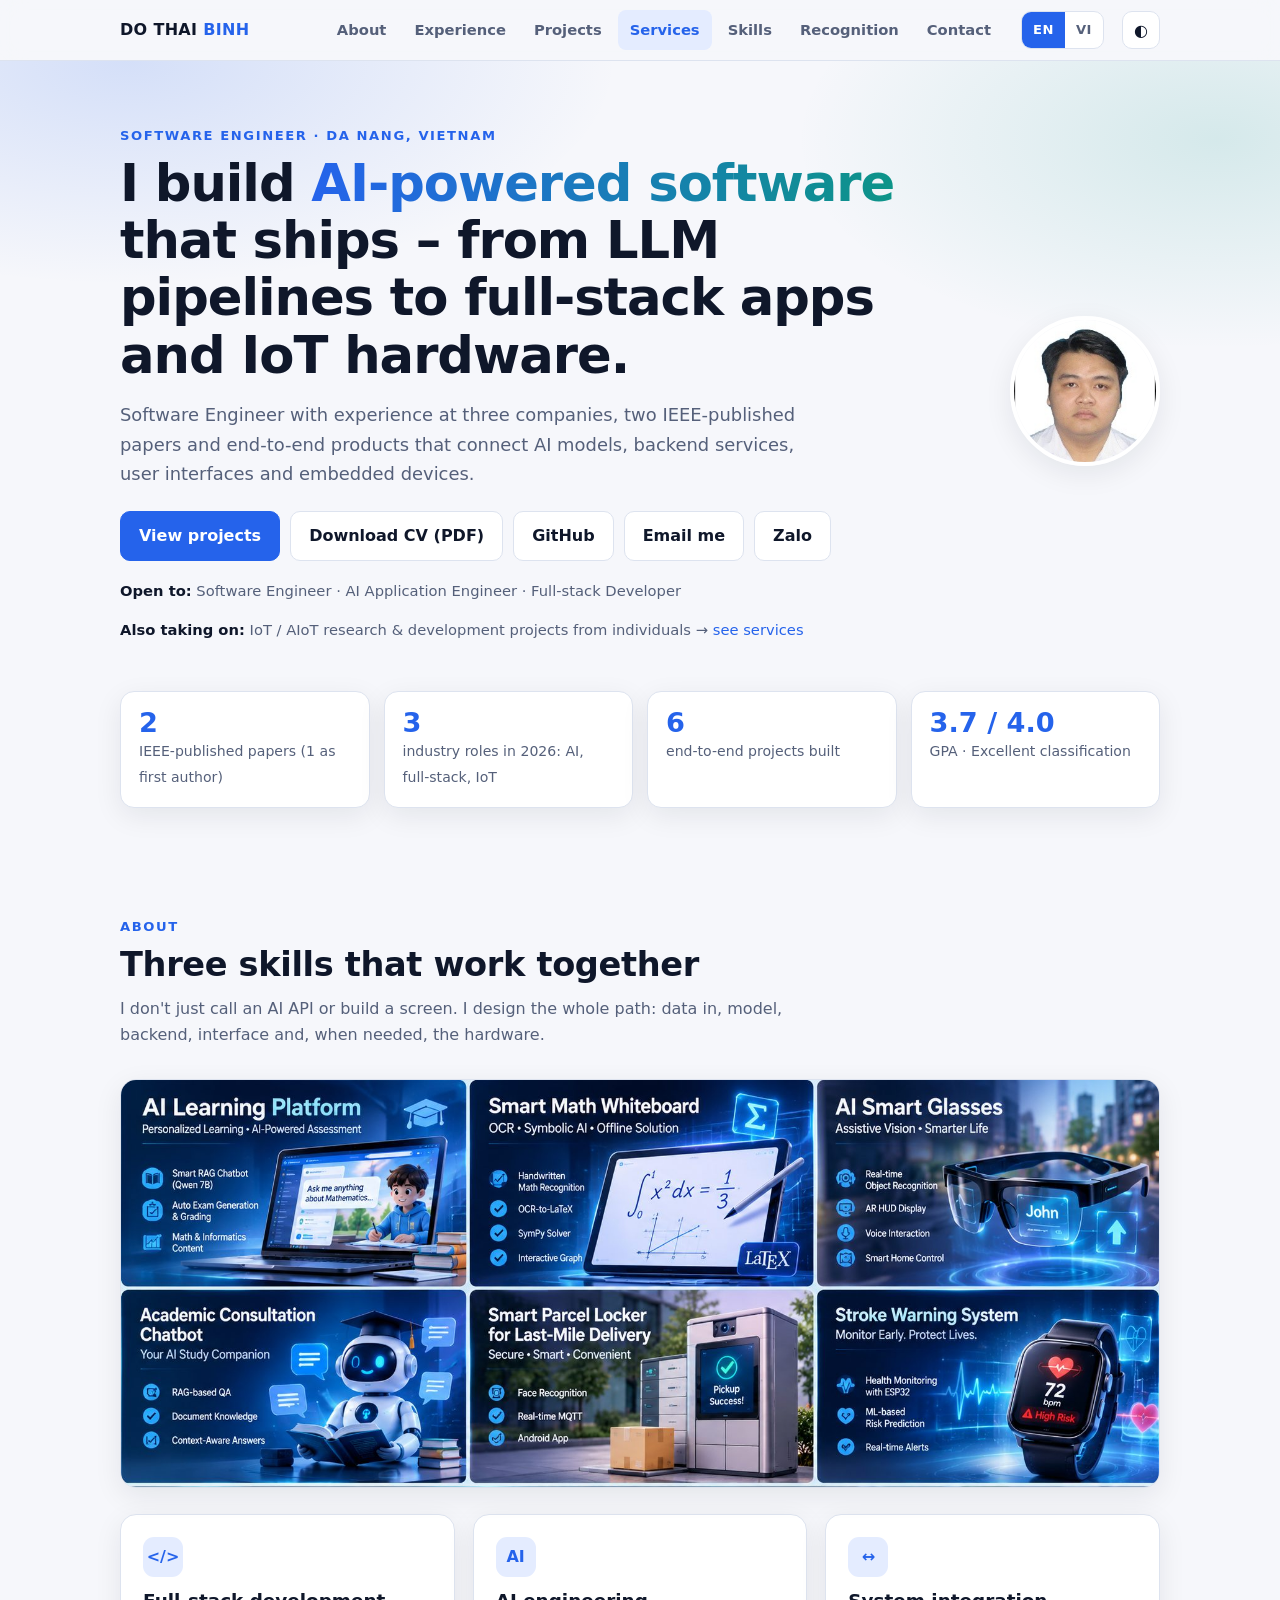
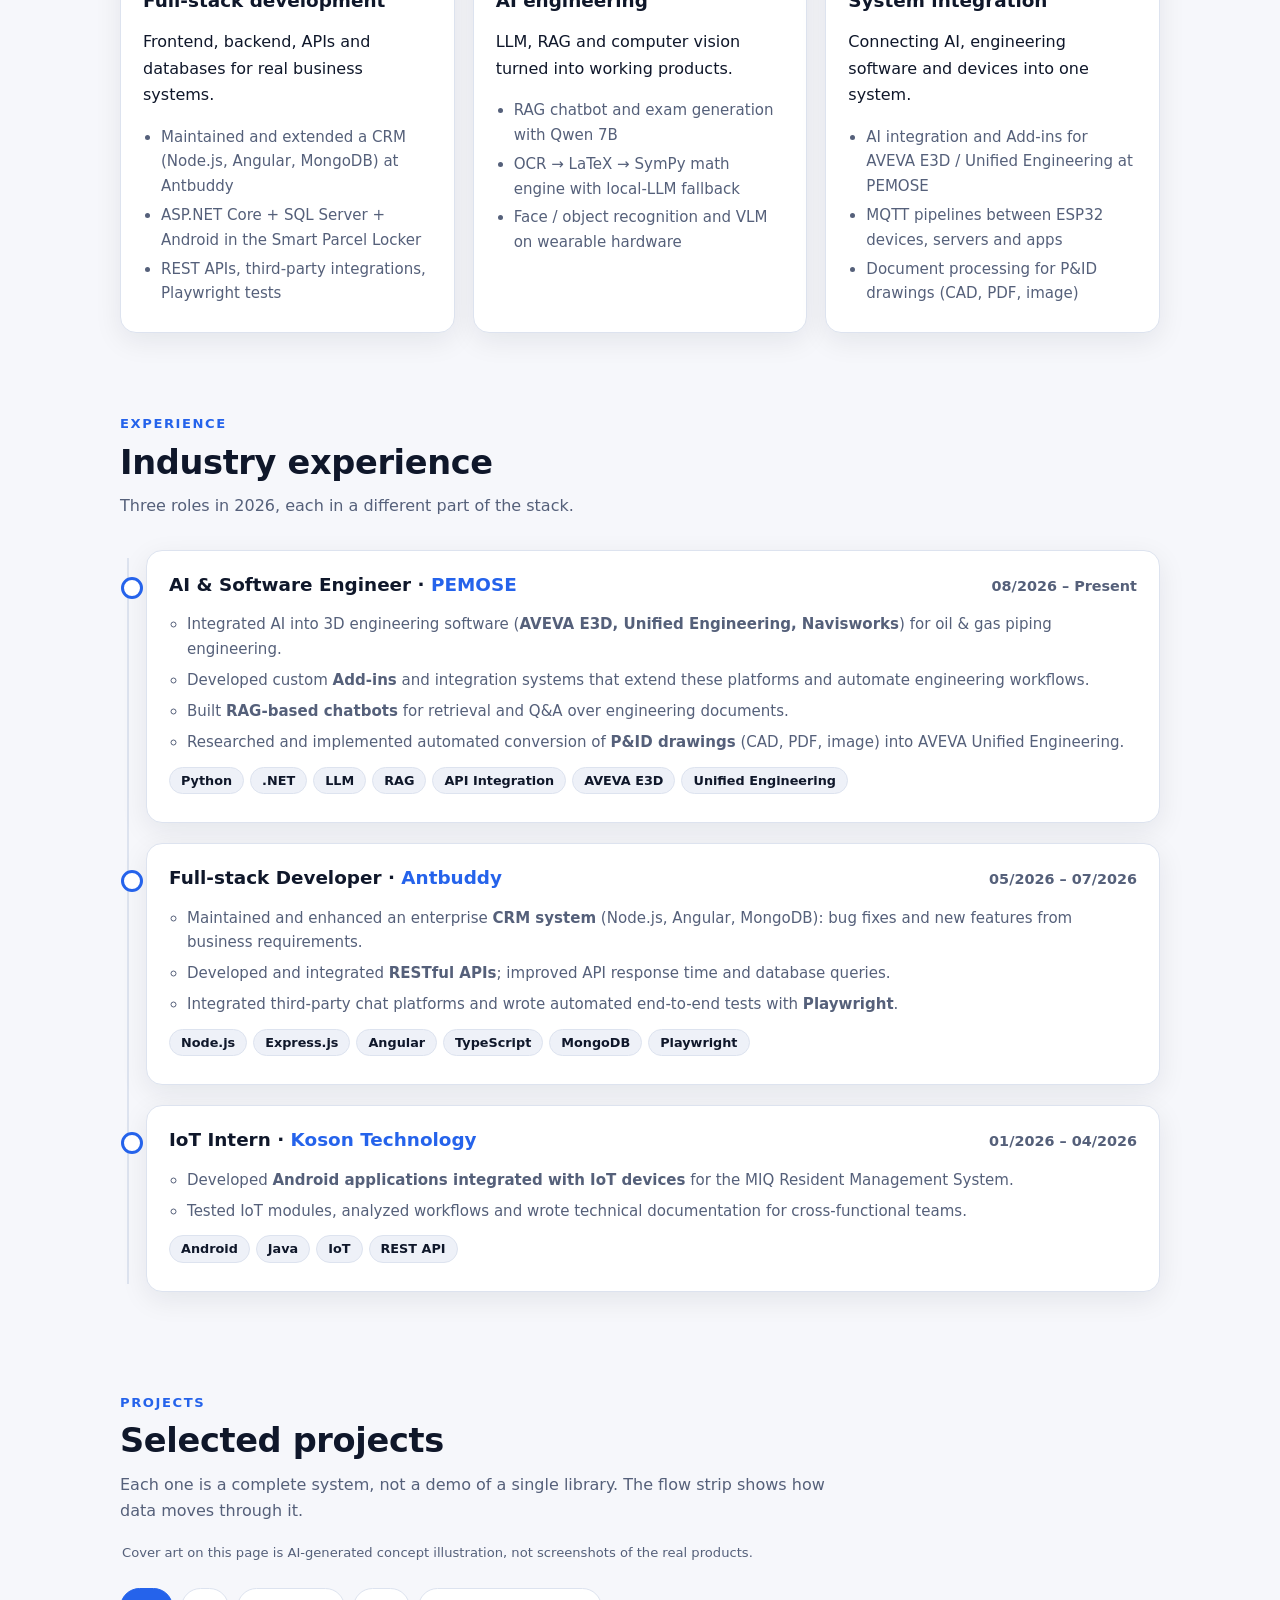
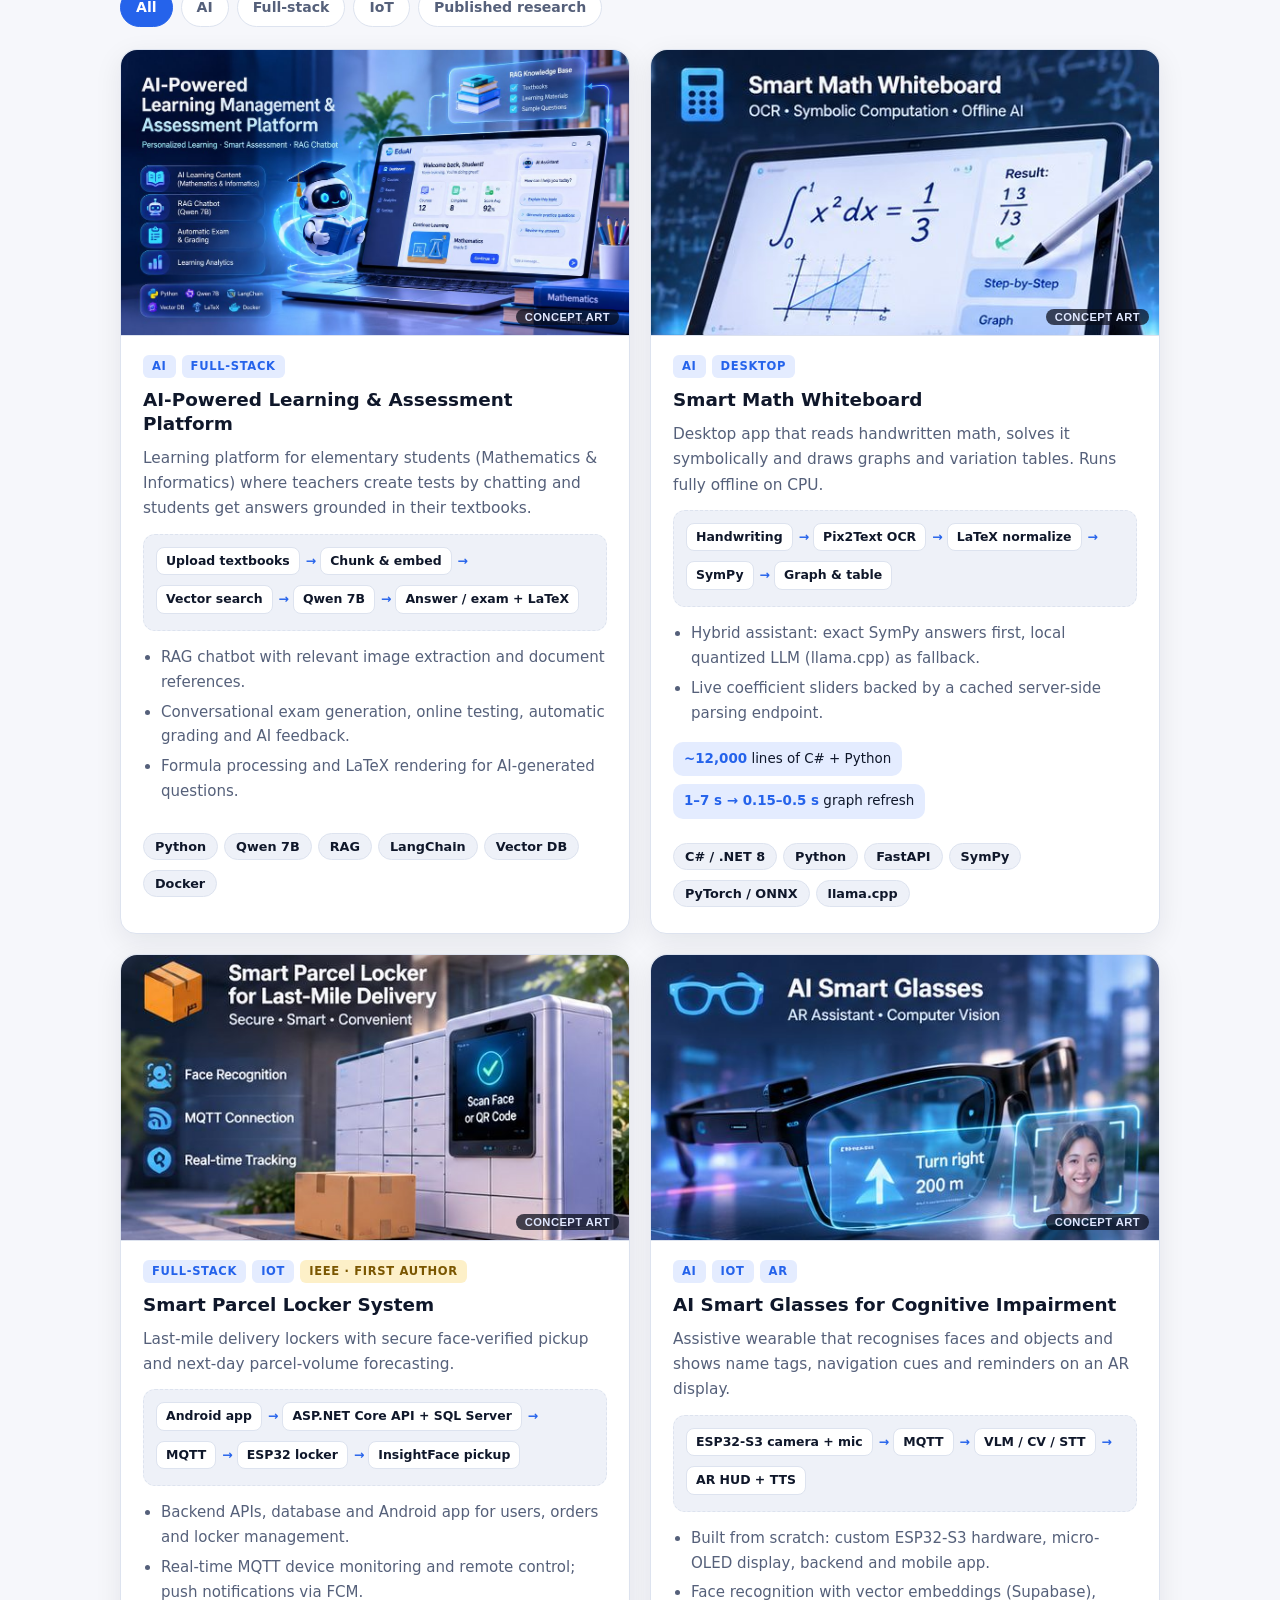
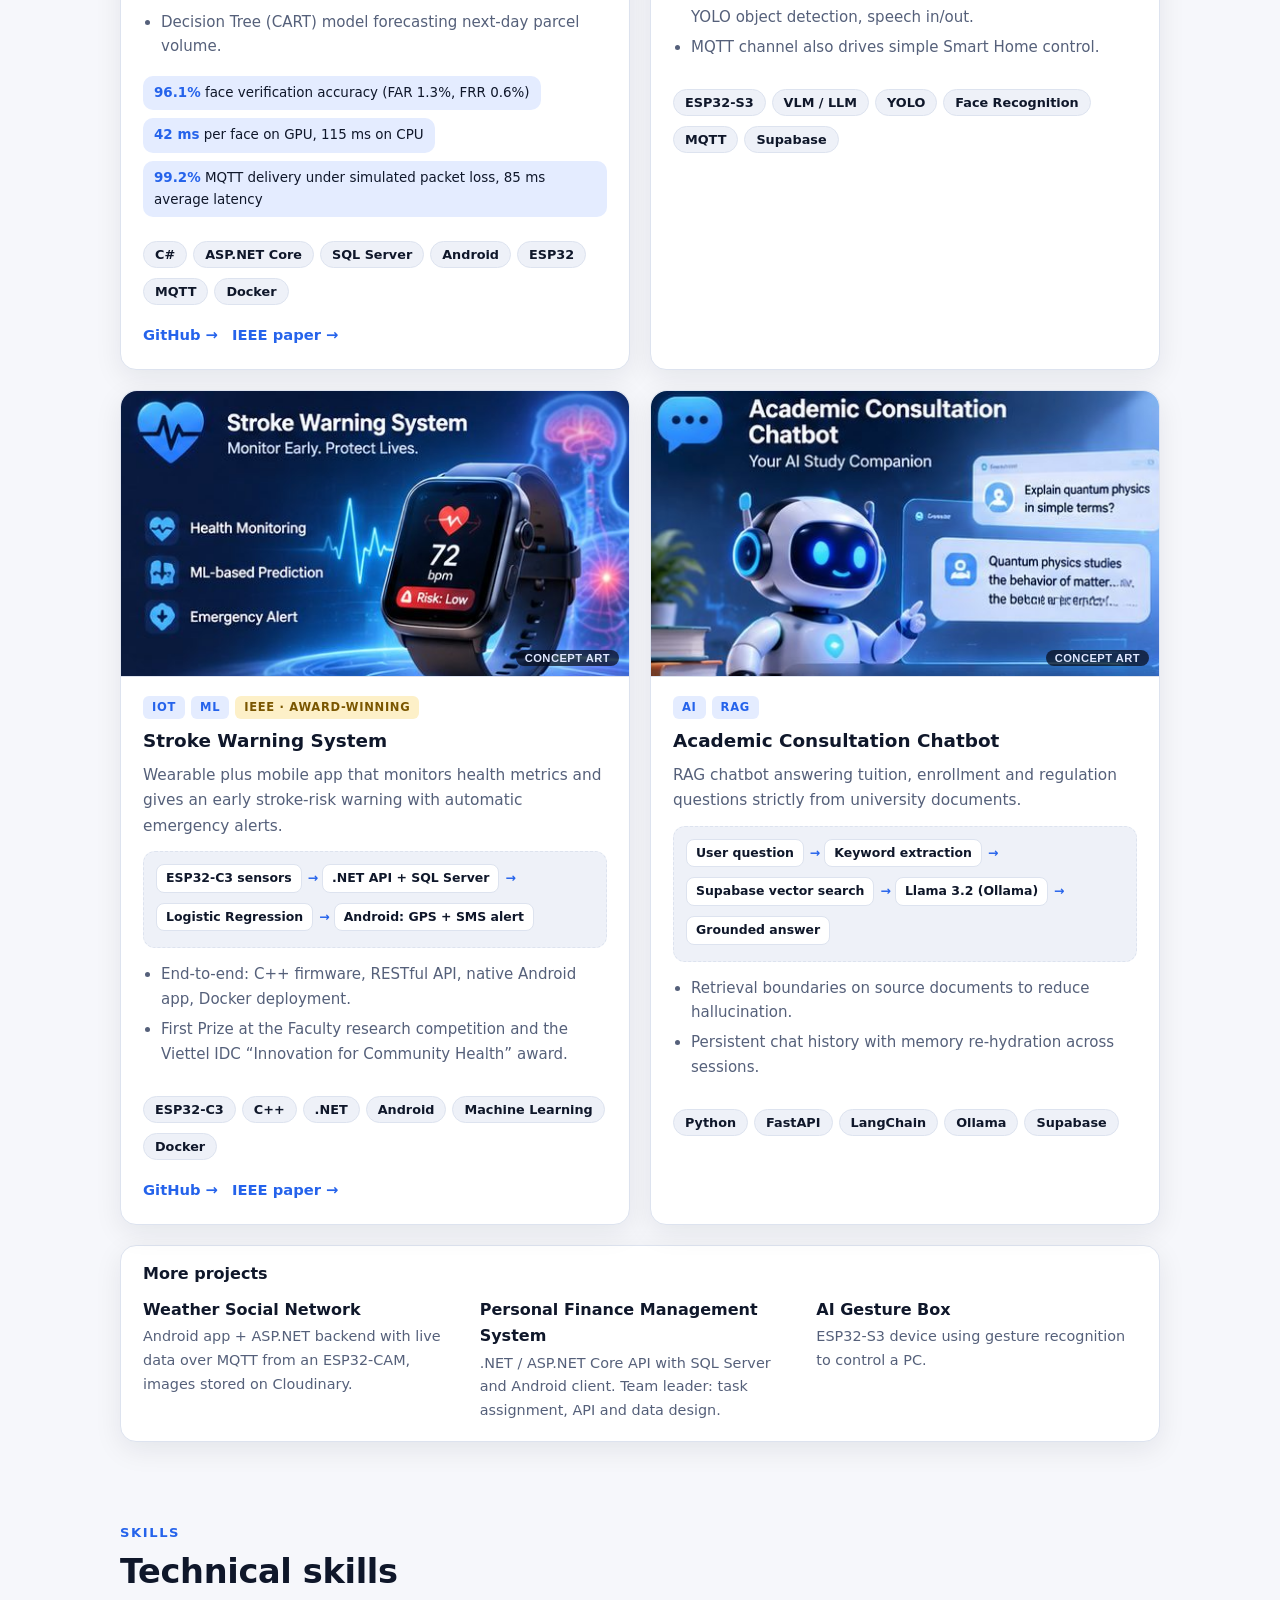
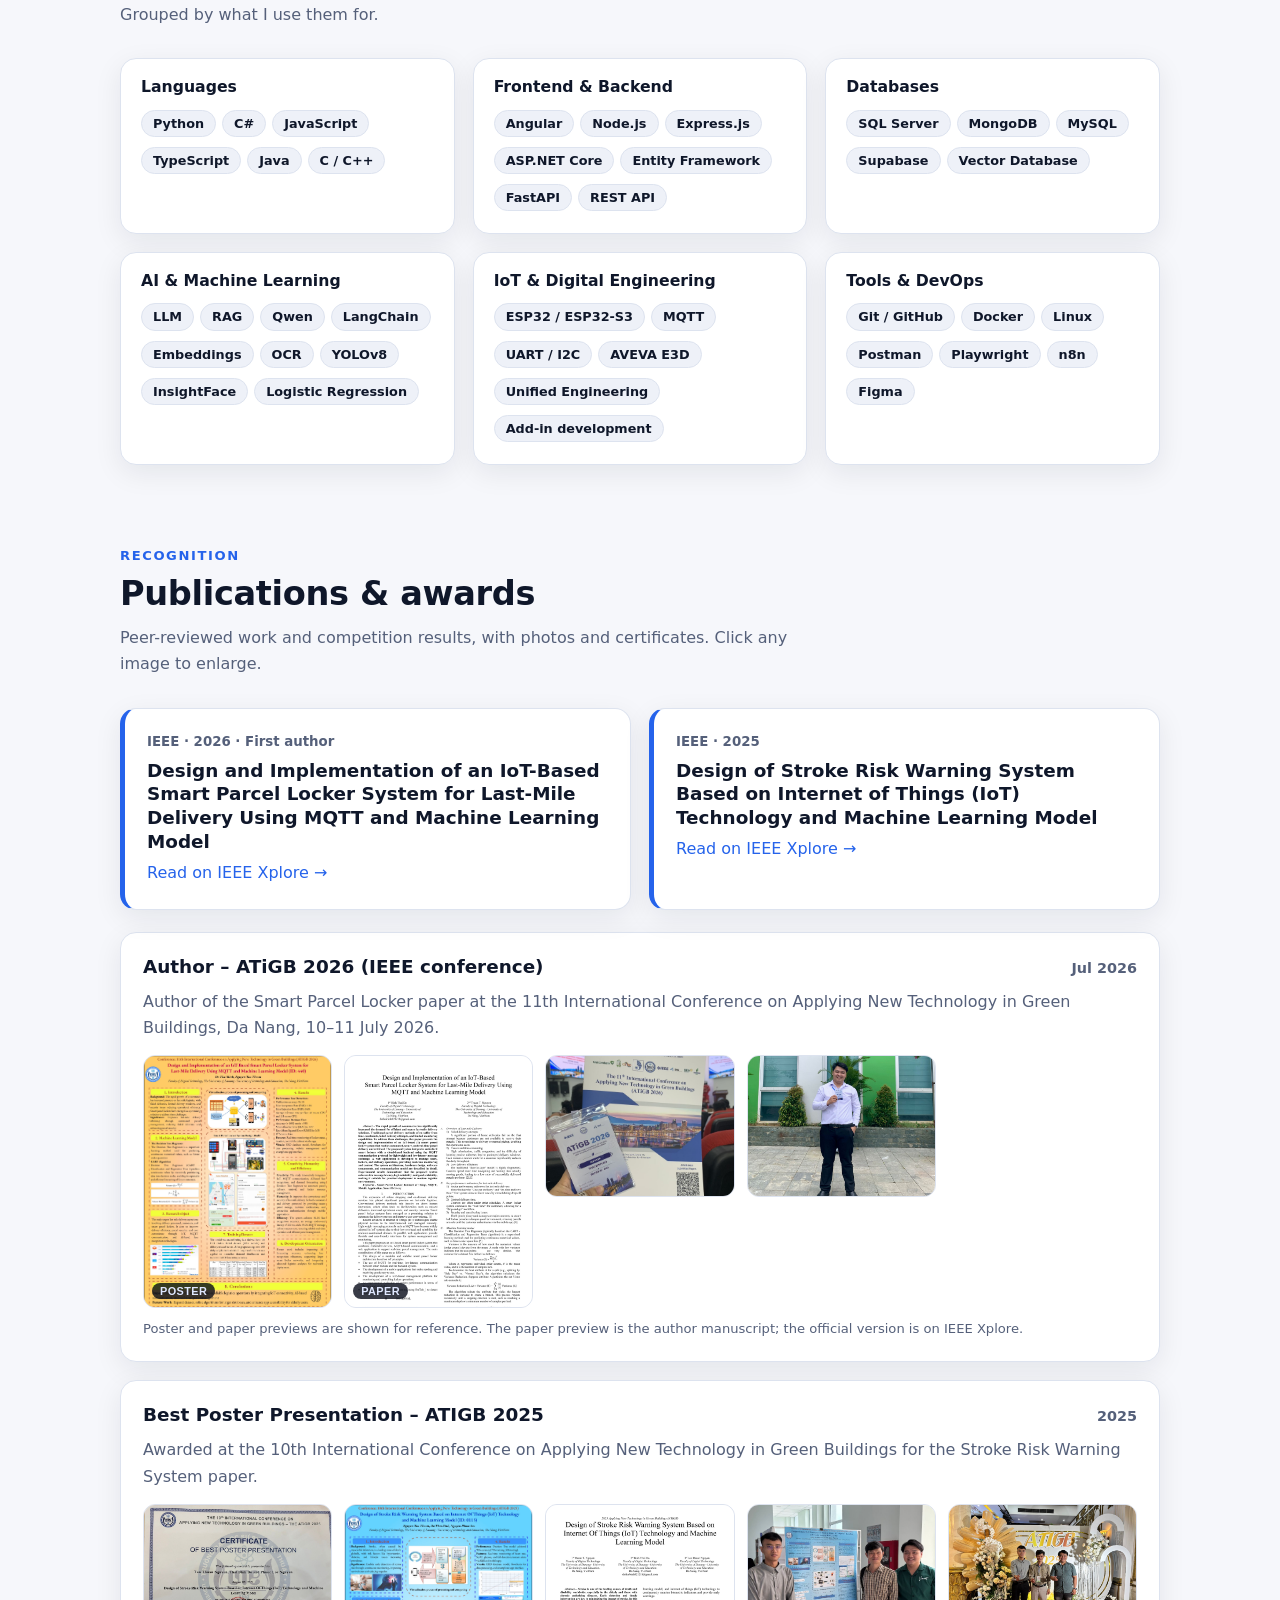
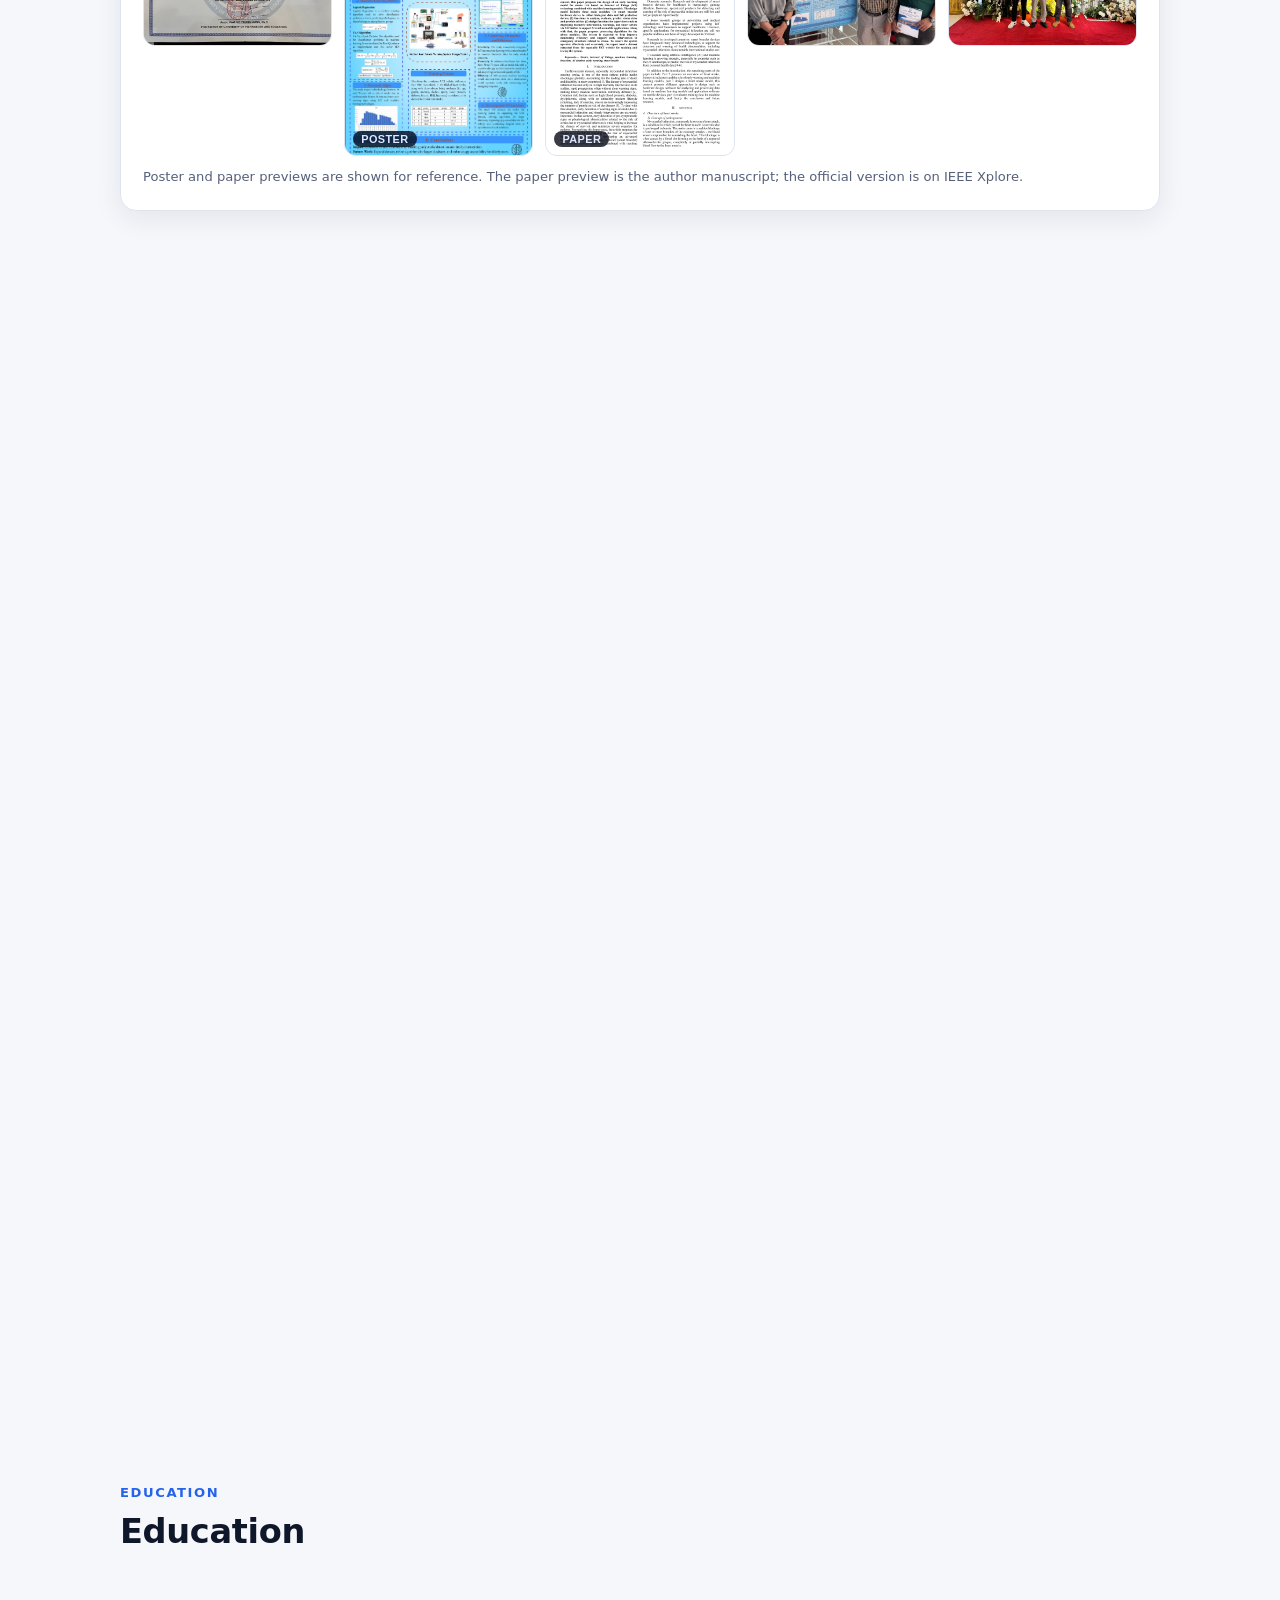
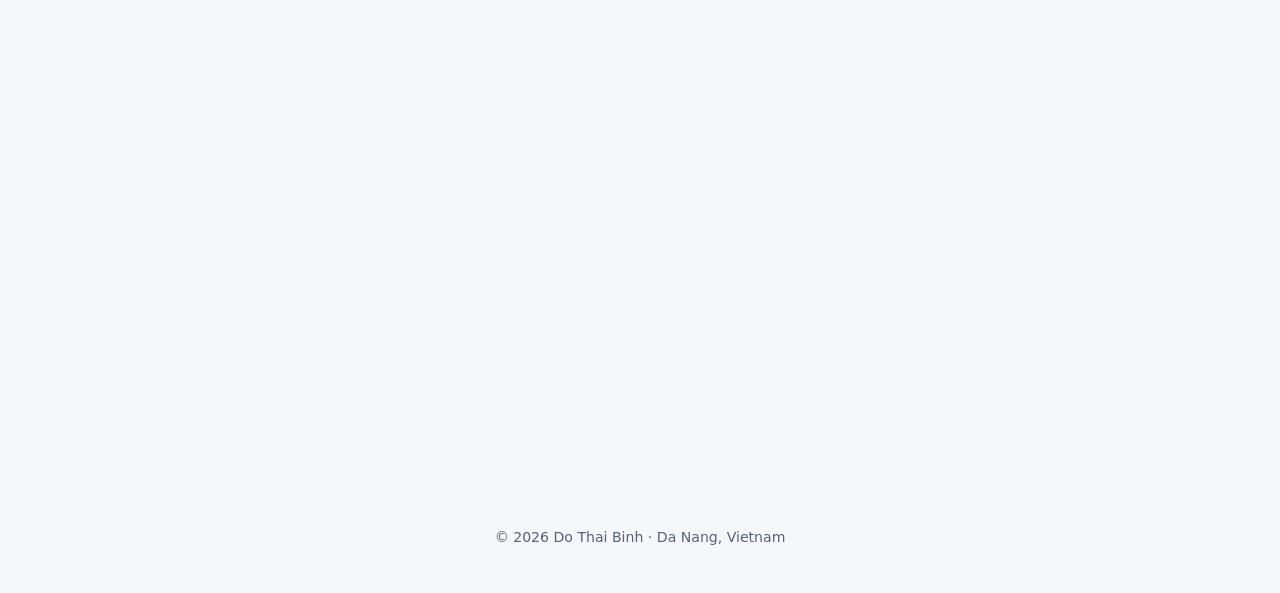
<file: index.html>
<!DOCTYPE html>
<html lang="en">
<head>
<meta charset="UTF-8">
<meta name="viewport" content="width=device-width, initial-scale=1">
<title>Do Thai Binh – Software Engineer (AI & Full-stack)</title>
<meta name="description" content="Portfolio of Do Thai Binh, Software Engineer in Da Nang, Vietnam – AI-powered applications (LLM, RAG, computer vision), full-stack development and IoT systems. Two IEEE publications. Takes on IoT / AIoT research and development projects from individuals.">
<meta name="theme-color" content="#0b1020">
<meta property="og:type" content="website">
<meta property="og:image" content="https://raw.githubusercontent.com/DoThaiBinh/DoThaiBinh_Portfolio/main/assets/img/concept-overview.jpg">
<meta name="twitter:card" content="summary_large_image">
<meta property="og:title" content="Do Thai Binh – Software Engineer (AI & Full-stack)">
<meta property="og:description" content="AI-powered applications, full-stack development and IoT systems. Two IEEE publications, three industry roles, six end-to-end projects.">
<link rel="icon" href="data:image/svg+xml,%3Csvg xmlns='http://www.w3.org/2000/svg' viewBox='0 0 64 64'%3E%3Crect width='64' height='64' rx='14' fill='%232563eb'/%3E%3Ctext x='32' y='43' font-family='Arial' font-weight='700' font-size='30' text-anchor='middle' fill='white'%3EDB%3C/text%3E%3C/svg%3E">
<link rel="stylesheet" href="assets/site.css">
</head>
<body class="no-js">

<header class="nav">
  <div class="wrap">
    <a class="brand" href="#top">DO THAI <span>BINH</span></a>
    <ul>
      <li><a href="#about">About</a></li>
      <li><a href="#experience">Experience</a></li>
      <li><a href="#projects">Projects</a></li>
      <li class="tab"><a class="hot" href="services.html">Services</a></li>
      <li><a href="#skills">Skills</a></li>
      <li><a href="#recognition">Recognition</a></li>
      <li><a href="#contact">Contact</a></li>
    </ul>
    <div class="lang" role="group" aria-label="Language / Ng&ocirc;n ng&#7919;">
      <button type="button" data-lang="en" aria-pressed="true" lang="en" title="English">EN</button>
      <button type="button" data-lang="vi" aria-pressed="false" lang="vi" title="Ti&#7871;ng Vi&#7879;t">VI</button>
    </div>
    <button class="icon-btn" id="themeBtn" type="button" aria-label="Toggle light / dark theme" title="Toggle theme">&#9680;</button>
  </div>
</header>

<main id="top">
<div class="hero">
  <div class="wrap">
    <div class="hero-grid">
      <div>
        <p class="eyebrow">Software Engineer &middot; Da Nang, Vietnam</p>
        <h1>I build <span class="grad">AI-powered software</span> that ships &ndash; from LLM pipelines to full-stack apps and IoT hardware.</h1>
        <p class="lead">Software Engineer with experience at three companies, two IEEE-published papers and end-to-end products that connect AI models, backend services, user interfaces and embedded devices.</p>
        <div class="cta">
          <a class="btn primary" href="#projects">View projects</a>
          <a class="btn" href="assets/cv/DoThaiBinh-CV.pdf" download>Download CV (PDF)</a>
          <a class="btn" href="https://github.com/DoThaiBinh" target="_blank" rel="noopener">GitHub</a>
          <a class="btn" href="mailto:dothaibinh021218@gmail.com">Email me</a>
          <a class="btn" href="https://zalo.me/0839976113" target="_blank" rel="noopener">Zalo</a>
        </div>
        <p class="open-to"><b>Open to:</b> Software Engineer &middot; AI Application Engineer &middot; Full-stack Developer</p>
        <p class="open-to"><b>Also taking on:</b> IoT / AIoT research &amp; development projects from individuals &rarr; <a href="services.html">see services</a></p>
      </div>
      <img class="avatar" src="assets/img/avatar.jpg" width="222" height="294" alt="Portrait of Do Thai Binh">
    </div>
    <div class="stats" aria-label="Highlights">
      <div class="stat"><b>2</b><span>IEEE-published papers (1 as first author)</span></div>
      <div class="stat"><b>3</b><span>industry roles in 2026: AI, full-stack, IoT</span></div>
      <div class="stat"><b>6</b><span>end-to-end projects built</span></div>
      <div class="stat"><b>3.7 / 4.0</b><span>GPA &middot; Excellent classification</span></div>
    </div>
  </div>
</div>

<section id="about">
  <div class="wrap">
    <p class="eyebrow">About</p>
    <h2>Three skills that work together</h2>
    <p class="section-lead">I don't just call an AI API or build a screen. I design the whole path: data in, model, backend, interface and, when needed, the hardware.</p>
    <button class="shot banner" type="button" data-full="assets/img/concept-six.jpg" data-cap="Six systems built end to end &ndash; concept illustration (AI-generated)" style="margin-bottom:26px"><img loading="lazy" src="assets/img/concept-six.jpg" width="1672" height="657" alt="Concept illustration of six systems: AI learning platform, math whiteboard, smart glasses, chatbot, parcel locker, stroke warning"></button>
    <div class="grid-3">
      <article class="card reveal">
        <div class="ico">&lt;/&gt;</div>
        <h3>Full-stack development</h3>
        <p>Frontend, backend, APIs and databases for real business systems.</p>
        <ul>
          <li>Maintained and extended a CRM (Node.js, Angular, MongoDB) at Antbuddy</li>
          <li>ASP.NET Core + SQL Server + Android in the Smart Parcel Locker</li>
          <li>REST APIs, third-party integrations, Playwright tests</li>
        </ul>
      </article>
      <article class="card reveal">
        <div class="ico">AI</div>
        <h3>AI engineering</h3>
        <p>LLM, RAG and computer vision turned into working products.</p>
        <ul>
          <li>RAG chatbot and exam generation with Qwen 7B</li>
          <li>OCR &rarr; LaTeX &rarr; SymPy math engine with local-LLM fallback</li>
          <li>Face / object recognition and VLM on wearable hardware</li>
        </ul>
      </article>
      <article class="card reveal">
        <div class="ico">&harr;</div>
        <h3>System integration</h3>
        <p>Connecting AI, engineering software and devices into one system.</p>
        <ul>
          <li>AI integration and Add-ins for AVEVA E3D / Unified Engineering at PEMOSE</li>
          <li>MQTT pipelines between ESP32 devices, servers and apps</li>
          <li>Document processing for P&amp;ID drawings (CAD, PDF, image)</li>
        </ul>
      </article>
    </div>
  </div>
</section>

<section id="experience">
  <div class="wrap">
    <p class="eyebrow">Experience</p>
    <h2>Industry experience</h2>
    <p class="section-lead">Three roles in 2026, each in a different part of the stack.</p>
    <ol class="timeline">
      <li class="job card reveal">
        <div class="job-head"><h3>AI &amp; Software Engineer &middot; <span class="org">PEMOSE</span></h3><span class="when">08/2026 &ndash; Present</span></div>
        <ul>
          <li>Integrated AI into 3D engineering software (<b>AVEVA E3D, Unified Engineering, Navisworks</b>) for oil &amp; gas piping engineering.</li>
          <li>Developed custom <b>Add-ins</b> and integration systems that extend these platforms and automate engineering workflows.</li>
          <li>Built <b>RAG-based chatbots</b> for retrieval and Q&amp;A over engineering documents.</li>
          <li>Researched and implemented automated conversion of <b>P&amp;ID drawings</b> (CAD, PDF, image) into AVEVA Unified Engineering.</li>
        </ul>
        <ul class="chips"><li>Python</li><li>.NET</li><li>LLM</li><li>RAG</li><li>API Integration</li><li>AVEVA E3D</li><li>Unified Engineering</li></ul>
      </li>
      <li class="job card reveal">
        <div class="job-head"><h3>Full-stack Developer &middot; <span class="org">Antbuddy</span></h3><span class="when">05/2026 &ndash; 07/2026</span></div>
        <ul>
          <li>Maintained and enhanced an enterprise <b>CRM system</b> (Node.js, Angular, MongoDB): bug fixes and new features from business requirements.</li>
          <li>Developed and integrated <b>RESTful APIs</b>; improved API response time and database queries.</li>
          <li>Integrated third-party chat platforms and wrote automated end-to-end tests with <b>Playwright</b>.</li>
        </ul>
        <ul class="chips"><li>Node.js</li><li>Express.js</li><li>Angular</li><li>TypeScript</li><li>MongoDB</li><li>Playwright</li></ul>
      </li>
      <li class="job card reveal">
        <div class="job-head"><h3>IoT Intern &middot; <span class="org">Koson Technology</span></h3><span class="when">01/2026 &ndash; 04/2026</span></div>
        <ul>
          <li>Developed <b>Android applications integrated with IoT devices</b> for the MIQ Resident Management System.</li>
          <li>Tested IoT modules, analyzed workflows and wrote technical documentation for cross-functional teams.</li>
        </ul>
        <ul class="chips"><li>Android</li><li>Java</li><li>IoT</li><li>REST API</li></ul>
      </li>
    </ol>
  </div>
</section>

<section id="projects">
  <div class="wrap">
    <p class="eyebrow">Projects</p>
    <h2>Selected projects</h2>
    <p class="section-lead">Each one is a complete system, not a demo of a single library. The flow strip shows how data moves through it.</p>
    <p class="figcap" style="margin-top:-12px">Cover art on this page is AI-generated concept illustration, not screenshots of the real products.</p>

    <div class="filters" role="group" aria-label="Filter projects">
      <button type="button" data-filter="all" aria-pressed="true">All</button>
      <button type="button" data-filter="ai" aria-pressed="false">AI</button>
      <button type="button" data-filter="fullstack" aria-pressed="false">Full-stack</button>
      <button type="button" data-filter="iot" aria-pressed="false">IoT</button>
      <button type="button" data-filter="research" aria-pressed="false">Published research</button>
    </div>

    <div class="projects">

      <article class="card project reveal" data-tags="ai fullstack">
        <button class="shot cover" type="button" data-full="assets/img/concept-learning.jpg" data-cap="AI Learning Platform &ndash; concept illustration (AI-generated), not a product screenshot"><img loading="lazy" src="assets/img/concept-learning.jpg" alt="Concept illustration of AI Learning Platform"><i>Concept art</i></button>
        <div><span class="badge">AI</span><span class="badge">Full-stack</span></div>
        <h3>AI-Powered Learning &amp; Assessment Platform</h3>
        <p class="sum">Learning platform for elementary students (Mathematics &amp; Informatics) where teachers create tests by chatting and students get answers grounded in their textbooks.</p>
        <ol class="flow"><li><span>Upload textbooks</span></li><li><span>Chunk &amp; embed</span></li><li><span>Vector search</span></li><li><span>Qwen 7B</span></li><li><span>Answer / exam + LaTeX</span></li></ol>
        <ul class="points">
          <li>RAG chatbot with relevant image extraction and document references.</li>
          <li>Conversational exam generation, online testing, automatic grading and AI feedback.</li>
          <li>Formula processing and LaTeX rendering for AI-generated questions.</li>
        </ul>
        <ul class="chips"><li>Python</li><li>Qwen 7B</li><li>RAG</li><li>LangChain</li><li>Vector DB</li><li>Docker</li></ul>
      </article>

      <article class="card project reveal" data-tags="ai fullstack">
        <button class="shot cover" type="button" data-full="assets/img/cover-math.jpg" data-cap="Smart Math Whiteboard &ndash; concept illustration (AI-generated), not a product screenshot"><img loading="lazy" src="assets/img/cover-math.jpg" alt="Concept illustration of Smart Math Whiteboard"><i>Concept art</i></button>
        <div><span class="badge">AI</span><span class="badge">Desktop</span></div>
        <h3>Smart Math Whiteboard</h3>
        <p class="sum">Desktop app that reads handwritten math, solves it symbolically and draws graphs and variation tables. Runs fully offline on CPU.</p>
        <ol class="flow"><li><span>Handwriting</span></li><li><span>Pix2Text OCR</span></li><li><span>LaTeX normalize</span></li><li><span>SymPy</span></li><li><span>Graph &amp; table</span></li></ol>
        <ul class="points">
          <li>Hybrid assistant: exact SymPy answers first, local quantized LLM (llama.cpp) as fallback.</li>
          <li>Live coefficient sliders backed by a cached server-side parsing endpoint.</li>
        </ul>
        <div class="metrics">
          <span class="metric"><b>~12,000</b> lines of C# + Python</span>
          <span class="metric"><b>1&ndash;7 s &rarr; 0.15&ndash;0.5 s</b> graph refresh</span>
        </div>
        <ul class="chips"><li>C# / .NET 8</li><li>Python</li><li>FastAPI</li><li>SymPy</li><li>PyTorch / ONNX</li><li>llama.cpp</li></ul>
      </article>

      <article class="card project reveal" data-tags="fullstack iot research">
        <button class="shot cover" type="button" data-full="assets/img/cover-parcel.jpg" data-cap="Smart Parcel Locker &ndash; concept illustration (AI-generated), not a product screenshot"><img loading="lazy" src="assets/img/cover-parcel.jpg" alt="Concept illustration of Smart Parcel Locker"><i>Concept art</i></button>
        <div><span class="badge">Full-stack</span><span class="badge">IoT</span><span class="badge gold">IEEE &middot; first author</span></div>
        <h3>Smart Parcel Locker System</h3>
        <p class="sum">Last-mile delivery lockers with secure face-verified pickup and next-day parcel-volume forecasting.</p>
        <ol class="flow"><li><span>Android app</span></li><li><span>ASP.NET Core API + SQL Server</span></li><li><span>MQTT</span></li><li><span>ESP32 locker</span></li><li><span>InsightFace pickup</span></li></ol>
        <ul class="points">
          <li>Backend APIs, database and Android app for users, orders and locker management.</li>
          <li>Real-time MQTT device monitoring and remote control; push notifications via FCM.</li>
          <li>Decision Tree (CART) model forecasting next-day parcel volume.</li>
        </ul>
        <div class="metrics">
          <span class="metric"><b>96.1%</b> face verification accuracy (FAR 1.3%, FRR 0.6%)</span>
          <span class="metric"><b>42 ms</b> per face on GPU, 115 ms on CPU</span>
          <span class="metric"><b>99.2%</b> MQTT delivery under simulated packet loss, 85 ms average latency</span>
        </div>
        <ul class="chips"><li>C#</li><li>ASP.NET Core</li><li>SQL Server</li><li>Android</li><li>ESP32</li><li>MQTT</li><li>Docker</li></ul>
        <div class="links">
          <a href="https://github.com/DoThaiBinh/Smart-Parcel-Locker-System-for-Last-Mile-Delivery" target="_blank" rel="noopener">GitHub &rarr;</a>
          <a href="https://ieeexplore.ieee.org/document/11628354" target="_blank" rel="noopener">IEEE paper &rarr;</a>
        </div>
      </article>

      <article class="card project reveal" data-tags="ai iot">
        <button class="shot cover" type="button" data-full="assets/img/cover-glasses.jpg" data-cap="AI Smart Glasses &ndash; concept illustration (AI-generated), not a product screenshot"><img loading="lazy" src="assets/img/cover-glasses.jpg" alt="Concept illustration of AI Smart Glasses"><i>Concept art</i></button>
        <div><span class="badge">AI</span><span class="badge">IoT</span><span class="badge">AR</span></div>
        <h3>AI Smart Glasses for Cognitive Impairment</h3>
        <p class="sum">Assistive wearable that recognises faces and objects and shows name tags, navigation cues and reminders on an AR display.</p>
        <ol class="flow"><li><span>ESP32-S3 camera + mic</span></li><li><span>MQTT</span></li><li><span>VLM / CV / STT</span></li><li><span>AR HUD + TTS</span></li></ol>
        <ul class="points">
          <li>Built from scratch: custom ESP32-S3 hardware, micro-OLED display, backend and mobile app.</li>
          <li>Face recognition with vector embeddings (Supabase), YOLO object detection, speech in/out.</li>
          <li>MQTT channel also drives simple Smart Home control.</li>
        </ul>
        <ul class="chips"><li>ESP32-S3</li><li>VLM / LLM</li><li>YOLO</li><li>Face Recognition</li><li>MQTT</li><li>Supabase</li></ul>
      </article>

      <article class="card project reveal" data-tags="iot research">
        <button class="shot cover" type="button" data-full="assets/img/cover-stroke.jpg" data-cap="Stroke Warning System &ndash; concept illustration (AI-generated), not a product screenshot"><img loading="lazy" src="assets/img/cover-stroke.jpg" alt="Concept illustration of Stroke Warning System"><i>Concept art</i></button>
        <div><span class="badge">IoT</span><span class="badge">ML</span><span class="badge gold">IEEE &middot; award-winning</span></div>
        <h3>Stroke Warning System</h3>
        <p class="sum">Wearable plus mobile app that monitors health metrics and gives an early stroke-risk warning with automatic emergency alerts.</p>
        <ol class="flow"><li><span>ESP32-C3 sensors</span></li><li><span>.NET API + SQL Server</span></li><li><span>Logistic Regression</span></li><li><span>Android: GPS + SMS alert</span></li></ol>
        <ul class="points">
          <li>End-to-end: C++ firmware, RESTful API, native Android app, Docker deployment.</li>
          <li>First Prize at the Faculty research competition and the Viettel IDC &ldquo;Innovation for Community Health&rdquo; award.</li>
        </ul>
        <ul class="chips"><li>ESP32-C3</li><li>C++</li><li>.NET</li><li>Android</li><li>Machine Learning</li><li>Docker</li></ul>
        <div class="links">
          <a href="https://github.com/DoThaiBinh/Stroke_Warning_App" target="_blank" rel="noopener">GitHub &rarr;</a>
          <a href="https://ieeexplore.ieee.org/document/11142086" target="_blank" rel="noopener">IEEE paper &rarr;</a>
        </div>
      </article>

      <article class="card project reveal" data-tags="ai">
        <button class="shot cover" type="button" data-full="assets/img/cover-chat.jpg" data-cap="Academic Consultation Chatbot &ndash; concept illustration (AI-generated), not a product screenshot"><img loading="lazy" src="assets/img/cover-chat.jpg" alt="Concept illustration of Academic Consultation Chatbot"><i>Concept art</i></button>
        <div><span class="badge">AI</span><span class="badge">RAG</span></div>
        <h3>Academic Consultation Chatbot</h3>
        <p class="sum">RAG chatbot answering tuition, enrollment and regulation questions strictly from university documents.</p>
        <ol class="flow"><li><span>User question</span></li><li><span>Keyword extraction</span></li><li><span>Supabase vector search</span></li><li><span>Llama 3.2 (Ollama)</span></li><li><span>Grounded answer</span></li></ol>
        <ul class="points">
          <li>Retrieval boundaries on source documents to reduce hallucination.</li>
          <li>Persistent chat history with memory re-hydration across sessions.</li>
        </ul>
        <ul class="chips"><li>Python</li><li>FastAPI</li><li>LangChain</li><li>Ollama</li><li>Supabase</li></ul>
      </article>
    </div>

    <div class="more">
      <div class="card reveal">
        <h3>More projects</h3>
        <div class="more-grid">
          <div><b>Weather Social Network</b><p>Android app + ASP.NET backend with live data over MQTT from an ESP32-CAM, images stored on Cloudinary.</p></div>
          <div><b>Personal Finance Management System</b><p>.NET / ASP.NET Core API with SQL Server and Android client. Team leader: task assignment, API and data design.</p></div>
          <div><b>AI Gesture Box</b><p>ESP32-S3 device using gesture recognition to control a PC.</p></div>
        </div>
      </div>
    </div>
  </div>
</section>

<section id="skills">
  <div class="wrap">
    <p class="eyebrow">Skills</p>
    <h2>Technical skills</h2>
    <p class="section-lead">Grouped by what I use them for.</p>
    <div class="skills">
      <div class="card reveal"><h3>Languages</h3><ul class="chips"><li>Python</li><li>C#</li><li>JavaScript</li><li>TypeScript</li><li>Java</li><li>C / C++</li></ul></div>
      <div class="card reveal"><h3>Frontend &amp; Backend</h3><ul class="chips"><li>Angular</li><li>Node.js</li><li>Express.js</li><li>ASP.NET Core</li><li>Entity Framework</li><li>FastAPI</li><li>REST API</li></ul></div>
      <div class="card reveal"><h3>Databases</h3><ul class="chips"><li>SQL Server</li><li>MongoDB</li><li>MySQL</li><li>Supabase</li><li>Vector Database</li></ul></div>
      <div class="card reveal"><h3>AI &amp; Machine Learning</h3><ul class="chips"><li>LLM</li><li>RAG</li><li>Qwen</li><li>LangChain</li><li>Embeddings</li><li>OCR</li><li>YOLOv8</li><li>InsightFace</li><li>Logistic Regression</li></ul></div>
      <div class="card reveal"><h3>IoT &amp; Digital Engineering</h3><ul class="chips"><li>ESP32 / ESP32-S3</li><li>MQTT</li><li>UART / I2C</li><li>AVEVA E3D</li><li>Unified Engineering</li><li>Add-in development</li></ul></div>
      <div class="card reveal"><h3>Tools &amp; DevOps</h3><ul class="chips"><li>Git / GitHub</li><li>Docker</li><li>Linux</li><li>Postman</li><li>Playwright</li><li>n8n</li><li>Figma</li></ul></div>
    </div>
  </div>
</section>

<section id="recognition">
  <div class="wrap">
    <p class="eyebrow">Recognition</p>
    <h2>Publications &amp; awards</h2>
    <p class="section-lead">Peer-reviewed work and competition results, with photos and certificates. Click any image to enlarge.</p>

    <div class="pubs">
      <article class="card reveal">
        <small>IEEE &middot; 2026 &middot; First author</small>
        <h3>Design and Implementation of an IoT-Based Smart Parcel Locker System for Last-Mile Delivery Using MQTT and Machine Learning Model</h3>
        <a href="https://ieeexplore.ieee.org/document/11628354" target="_blank" rel="noopener">Read on IEEE Xplore &rarr;</a>
      </article>
      <article class="card reveal">
        <small>IEEE &middot; 2025</small>
        <h3>Design of Stroke Risk Warning System Based on Internet of Things (IoT) Technology and Machine Learning Model</h3>
        <a href="https://ieeexplore.ieee.org/document/11142086" target="_blank" rel="noopener">Read on IEEE Xplore &rarr;</a>
      </article>
    </div>

    <article class="card award reveal">
      <div class="award-head"><h3>Author &ndash; ATiGB 2026 (IEEE conference)</h3><span class="when">Jul 2026</span></div>
      <p>Author of the Smart Parcel Locker paper at the 11th International Conference on Applying New Technology in Green Buildings, Da Nang, 10&ndash;11 July 2026.</p>
      <div class="gallery">
        <button class="shot doc" type="button" data-full="assets/img/poster-atigb-2026.jpg" data-cap="Research poster, ATiGB 2026 (paper ID 440)"><img loading="lazy" src="assets/img/poster-atigb-2026.jpg" alt="Research poster of the Smart Parcel Locker System, ATiGB 2026"><i class="tag">Poster</i></button>
        <button class="shot doc" type="button" data-full="assets/img/paper-parcel-p1.jpg" data-cap="Paper, first page (author manuscript) &ndash; Smart Parcel Locker System"><img loading="lazy" src="assets/img/paper-parcel-p1.jpg" alt="First page of the Smart Parcel Locker System paper"><i class="tag">Paper</i></button>
        <button class="shot" type="button" data-full="assets/img/ieee-2026-2.jpg" data-cap="ATiGB 2026 author badge and conference programme"><img loading="lazy" src="assets/img/ieee-2026-2.jpg" alt="ATiGB 2026 author badge and conference programme"></button>
        <button class="shot" type="button" data-full="assets/img/ieee-2026-3.jpg" data-cap="At ATiGB 2026"><img loading="lazy" src="assets/img/ieee-2026-3.jpg" alt="Do Thai Binh holding the author badge at ATiGB 2026"></button>
      </div>
      <p class="figcap" style="margin:10px 0 0">Poster and paper previews are shown for reference. The paper preview is the author manuscript; the official version is on IEEE Xplore.</p>
    </article>

    <article class="card award reveal">
      <div class="award-head"><h3>Best Poster Presentation &ndash; ATIGB 2025</h3><span class="when">2025</span></div>
      <p>Awarded at the 10th International Conference on Applying New Technology in Green Buildings for the Stroke Risk Warning System paper.</p>
      <div class="gallery">
        <button class="shot" type="button" data-full="assets/img/ieee-3.jpg" data-cap="Certificate of Best Poster Presentation, ATIGB 2025"><img loading="lazy" src="assets/img/ieee-3.jpg" alt="Certificate of Best Poster Presentation at ATIGB 2025"></button>
        <button class="shot doc" type="button" data-full="assets/img/poster-atigb-2025.jpg" data-cap="Research poster, ATiGB 2025 (paper ID 115)"><img loading="lazy" src="assets/img/poster-atigb-2025.jpg" alt="Research poster of the Stroke Risk Warning System, ATiGB 2025"><i class="tag">Poster</i></button>
        <button class="shot doc" type="button" data-full="assets/img/paper-stroke-p1.jpg" data-cap="Paper, first page (author manuscript) &ndash; Stroke Risk Warning System"><img loading="lazy" src="assets/img/paper-stroke-p1.jpg" alt="First page of the Stroke Risk Warning System paper"><i class="tag">Paper</i></button>
        <button class="shot" type="button" data-full="assets/img/ieee-1.jpg" data-cap="Presenting the research poster at ATIGB 2025"><img loading="lazy" src="assets/img/ieee-1.jpg" alt="Standing next to the research poster at ATIGB 2025"></button>
        <button class="shot" type="button" data-full="assets/img/ieee-2.jpg" data-cap="ATIGB 2025 conference"><img loading="lazy" src="assets/img/ieee-2.jpg" alt="At the ATIGB 2025 conference entrance"></button>
      </div>
      <p class="figcap" style="margin:10px 0 0">Poster and paper previews are shown for reference. The paper preview is the author manuscript; the official version is on IEEE Xplore.</p>
    </article>

    <article class="card award reveal">
      <div class="award-head"><h3>&ldquo;Innovation for Community Health&rdquo; Award &ndash; Viettel IDC Group</h3><span class="when">2025</span></div>
      <p>Student Scientific Research Award of the University of Danang, sponsored by Viettel IDC, for the Stroke Warning System.</p>
      <div class="gallery">
        <button class="shot" type="button" data-full="assets/img/viettel-idc-1.jpg" data-cap="Award ceremony, Viettel IDC prize"><img loading="lazy" src="assets/img/viettel-idc-1.jpg" alt="Receiving the Viettel IDC award on stage"></button>
        <button class="shot" type="button" data-full="assets/img/viettel-idc-2.jpg" data-cap="Viettel IDC prize recipients"><img loading="lazy" src="assets/img/viettel-idc-2.jpg" alt="Prize recipients on stage at the award ceremony"></button>
      </div>
    </article>

    <article class="card award reveal">
      <div class="award-head"><h3>First Prize &ndash; Faculty Scientific Research Competition in Digital Technology</h3><span class="when">2025</span></div>
      <p>University of Technology and Education, The University of Danang. Also received a Rector&rsquo;s certificate of merit for outstanding achievement in science and technology activities.</p>
      <div class="gallery">
        <button class="shot" type="button" data-full="assets/img/faculty-1.jpg" data-cap="First Prize certificate, Faculty Scientific Research Competition"><img loading="lazy" src="assets/img/faculty-1.jpg" alt="First Prize certificate, Faculty Scientific Research Competition"></button>
        <button class="shot" type="button" data-full="assets/img/faculty-2.jpg" data-cap="Rector's certificate of merit for science and technology activities"><img loading="lazy" src="assets/img/faculty-2.jpg" alt="Rector's certificate of merit for science and technology activities"></button>
      </div>
    </article>

    <article class="card award reveal">
      <div class="award-head"><h3>Consolation Prize &ndash; University-level Scientific Research Competition</h3><span class="when">2025</span></div>
      <p>The University of Danang. Presented and demonstrated the working system to the judging panel.</p>
      <div class="gallery">
        <button class="shot" type="button" data-full="assets/img/university-cert.jpg" data-cap="Consolation Prize certificate, The University of Danang"><img loading="lazy" src="assets/img/university-cert.jpg" alt="Consolation Prize certificate from The University of Danang"></button>
        <button class="shot" type="button" data-full="assets/img/university-1.jpg" data-cap="Prototype exhibited at the competition"><img loading="lazy" src="assets/img/university-1.jpg" alt="Prototype exhibited next to the award certificate"></button>
        <button class="shot" type="button" data-full="assets/img/university-2.jpg" data-cap="Demonstrating the prototype to the judges"><img loading="lazy" src="assets/img/university-2.jpg" alt="Demonstrating the prototype to the judges"></button>
        <button class="shot" type="button" data-full="assets/img/university-3.jpg" data-cap="Presenting the project"><img loading="lazy" src="assets/img/university-3.jpg" alt="Presenting the project to the panel"></button>
      </div>
    </article>

    <article class="card award reveal">
      <div class="award-head"><h3>UTE Challenge Scholarship 2024&ndash;2025</h3><span class="when">Dec 2025</span></div>
      <p>The university&rsquo;s most prestigious scholarship of the academic year, awarded for results across studies, research and activities. Also holder of Excellent Academic Encouragement Scholarships (2023&ndash;2024, 2025&ndash;2026).</p>
      <div class="gallery">
        <button class="shot" type="button" data-full="assets/img/ute-challenge-1.jpg" data-cap="UTE Challenge Scholarship ceremony"><img loading="lazy" src="assets/img/ute-challenge-1.jpg" alt="UTE Challenge Scholarship award ceremony"></button>
        <button class="shot" type="button" data-full="assets/img/ute-challenge-2.jpg" data-cap="UTE Challenge Scholarship certificate"><img loading="lazy" src="assets/img/ute-challenge-2.jpg" alt="UTE Challenge Scholarship certificate and trophy"></button>
      </div>
    </article>
  </div>
</section>

<section id="education">
  <div class="wrap">
    <p class="eyebrow">Education</p>
    <h2>Education</h2>
    <div class="card reveal">
      <div class="edu"><h3>University of Technology and Education &ndash; The University of Danang</h3><b>GPA 3.71 / 4.0 (8.72 / 10)</b></div>
      <p style="margin:4px 0 0;color:var(--muted)">Software Engineering &middot; Major: Information Technology &middot; All coursework completed (156 credits) &middot; Expected to graduate with Excellent Classification.</p>
      <ul class="chips"><li class="tr">Graduation project: 9.7 / 10</li><li class="tr">IT internship: 10 / 10</li><li class="tr">Web programming (advanced): 9.8</li><li class="tr">Database topics: 9.2&ndash;9.4</li></ul>
    </div>
  </div>
</section>

<section id="contact">
  <div class="wrap">
    <div class="card contact reveal">
      <h2>Let&rsquo;s build something useful</h2>
      <p>I'm looking for a Software Engineer, AI Application Engineer or Full-stack Developer role, and I take on IoT / AIoT research and development projects from individuals. The quickest ways to reach me are email and Zalo.</p>
      <div class="cta" style="justify-content:center;margin:0">
        <a class="btn" href="mailto:dothaibinh021218@gmail.com">dothaibinh021218@gmail.com</a>
        <a class="btn" href="https://zalo.me/0839976113" target="_blank" rel="noopener">Zalo: 0839 976 113</a>
        <a class="btn" href="https://github.com/DoThaiBinh" target="_blank" rel="noopener">github.com/DoThaiBinh</a>
        <a class="btn" href="assets/cv/DoThaiBinh-CV.pdf" download>Download CV</a>
      </div>
    </div>
  </div>
</section>
</main>

<footer><div class="wrap">&copy; 2026 Do Thai Binh &middot; Da Nang, Vietnam</div></footer>

<dialog class="lightbox" id="lightbox" aria-label="Image viewer">
  <form method="dialog"><button aria-label="Close image">&times;</button></form>
  <img id="lbImg" alt="">
  <p id="lbCap"></p>
  <a class="open" id="lbOpen" target="_blank" rel="noopener">Open full size &#8599;</a>
</dialog>

<script src="assets/i18n-vi.js"></script>
<script src="assets/site.js"></script>
</body>
</html>
</file>
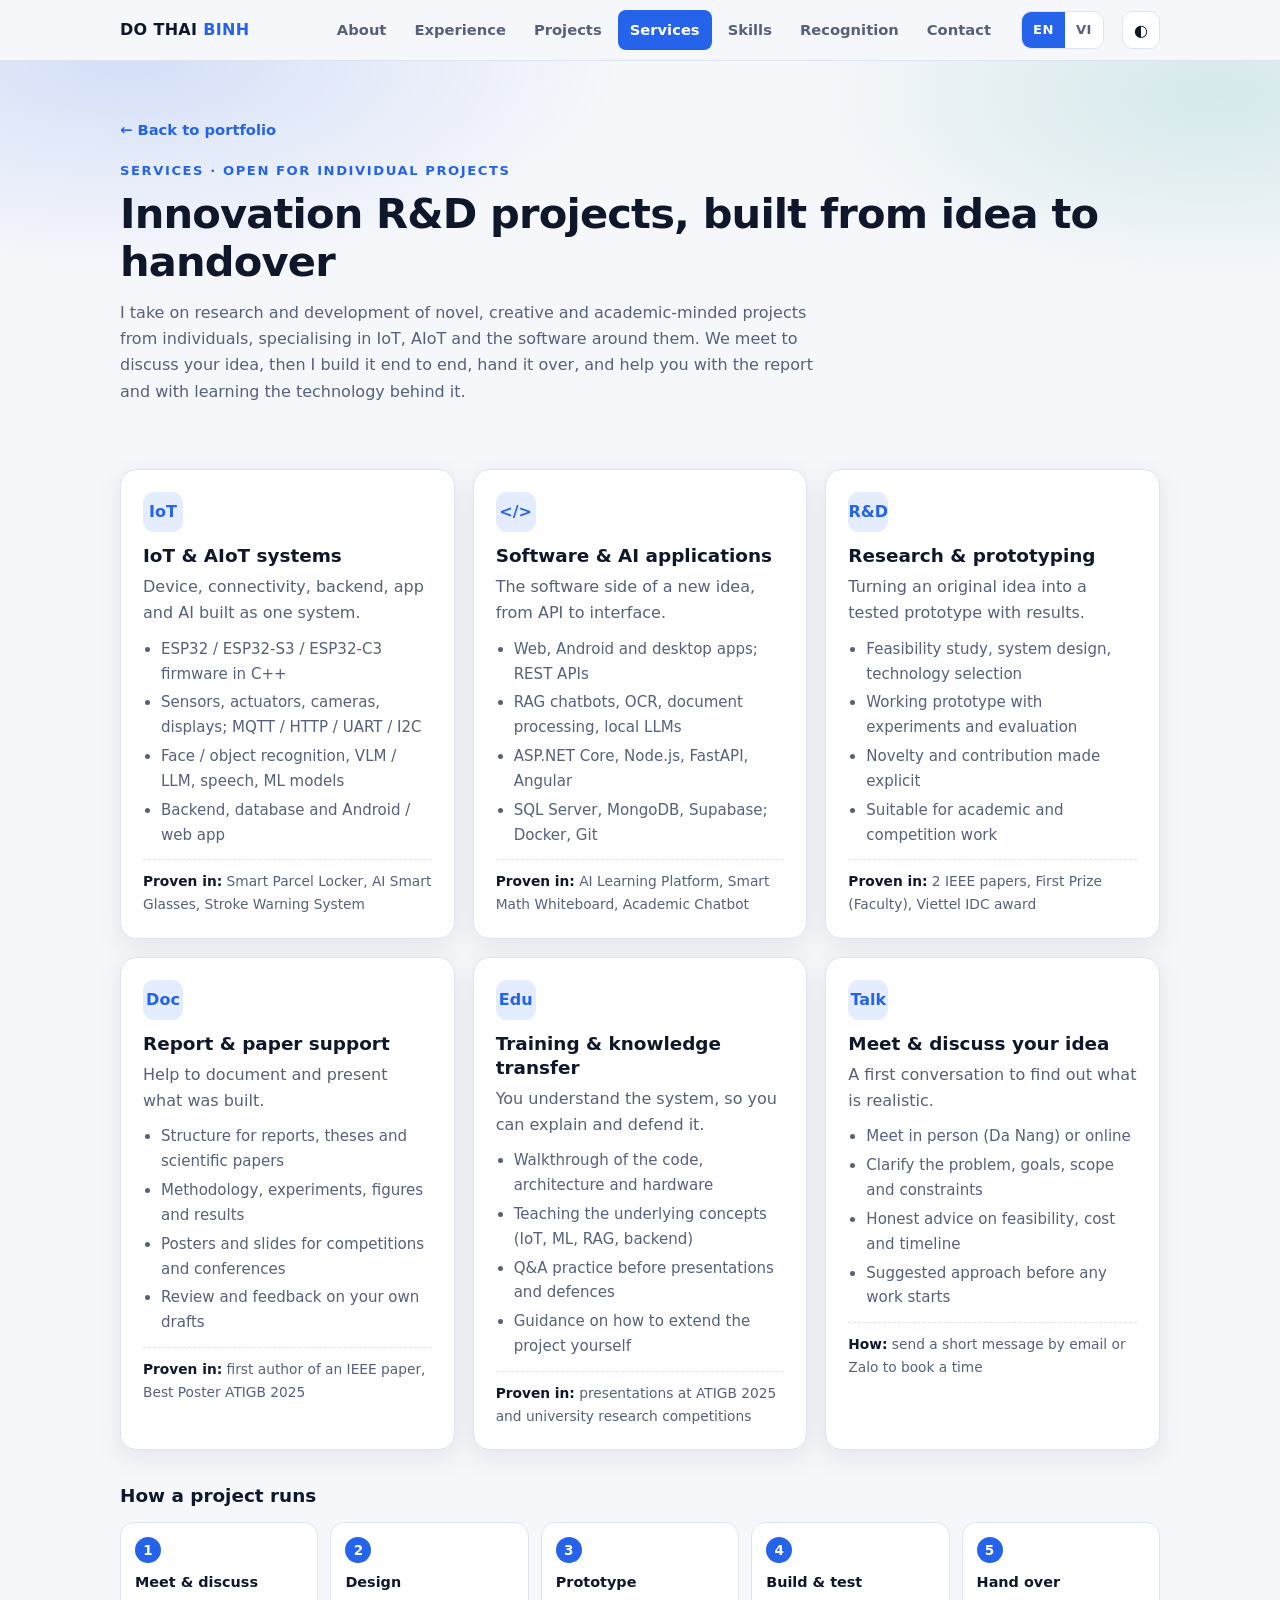
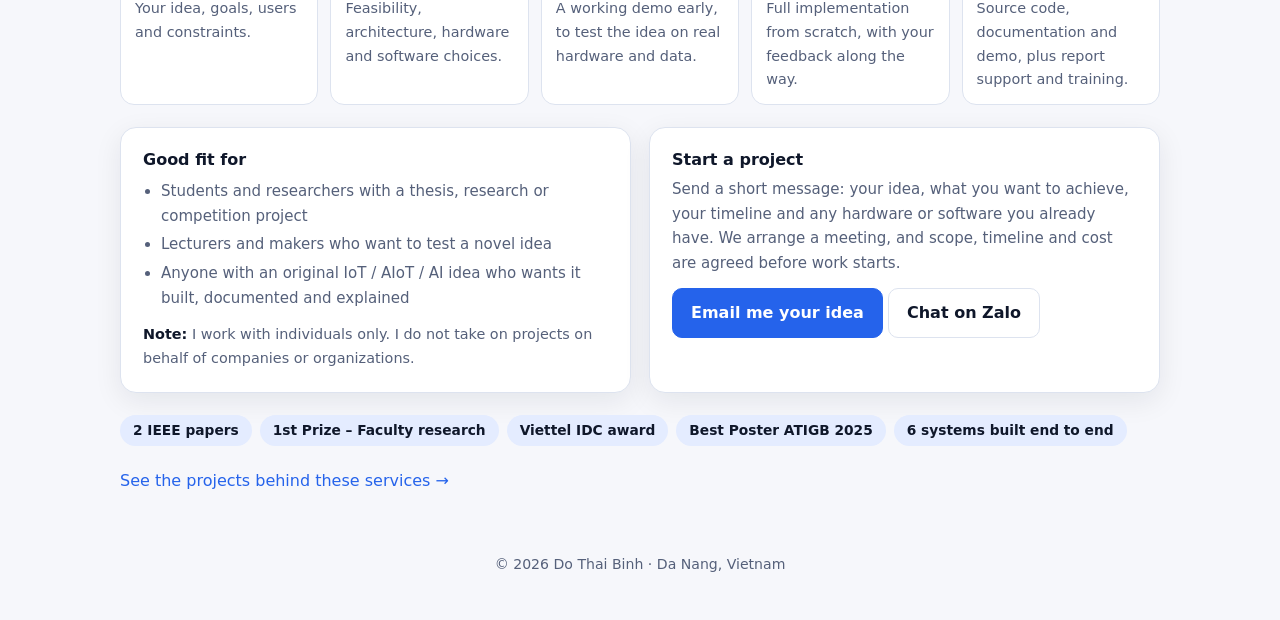
<file: services.html>
<!DOCTYPE html>
<html lang="en" data-title-vi="Dịch vụ – Đỗ Thái Bình | Dự án R&amp;D IoT &amp; AIoT">
<head>
<meta charset="UTF-8">
<meta name="viewport" content="width=device-width, initial-scale=1">
<title>Services &ndash; Do Thai Binh | IoT &amp; AIoT R&amp;D projects</title>
<meta name="description" content="Do Thai Binh builds novel, creative and academic-minded IoT, AIoT and software projects end to end for individuals, with report support and training. Based in Da Nang, Vietnam.">
<meta name="theme-color" content="#0b1020">
<meta property="og:type" content="website">
<meta property="og:title" content="Services &ndash; Do Thai Binh | IoT &amp; AIoT R&amp;D projects">
<meta property="og:description" content="From idea to handover: IoT, AIoT and software projects for individuals, plus report support and training.">
<meta property="og:image" content="https://raw.githubusercontent.com/DoThaiBinh/DoThaiBinh_Portfolio/main/assets/img/concept-overview.jpg">
<meta name="twitter:card" content="summary_large_image">
<link rel="icon" href="data:image/svg+xml,%3Csvg xmlns='http://www.w3.org/2000/svg' viewBox='0 0 64 64'%3E%3Crect width='64' height='64' rx='14' fill='%232563eb'/%3E%3Ctext x='32' y='43' font-family='Arial' font-weight='700' font-size='30' text-anchor='middle' fill='white'%3EDB%3C/text%3E%3C/svg%3E">
<link rel="stylesheet" href="assets/site.css">
</head>
<body class="no-js">

<header class="nav">
  <div class="wrap">
    <a class="brand" href="index.html">DO THAI <span>BINH</span></a>
    <ul>
      <li><a href="index.html#about">About</a></li>
      <li><a href="index.html#experience">Experience</a></li>
      <li><a href="index.html#projects">Projects</a></li>
      <li class="tab"><a href="services.html" aria-current="page">Services</a></li>
      <li><a href="index.html#skills">Skills</a></li>
      <li><a href="index.html#recognition">Recognition</a></li>
      <li><a href="#contact">Contact</a></li>
    </ul>
    <div class="lang" role="group" aria-label="Language / Ng&ocirc;n ng&#7919;">
      <button type="button" data-lang="en" aria-pressed="true" lang="en" title="English">EN</button>
      <button type="button" data-lang="vi" aria-pressed="false" lang="vi" title="Ti&#7871;ng Vi&#7879;t">VI</button>
    </div>
    <button class="icon-btn" id="themeBtn" type="button" aria-label="Toggle light / dark theme" title="Toggle theme">&#9680;</button>
  </div>
</header>

<main id="top">
<div class="page-head">
  <div class="wrap">
    <a class="back" href="index.html">&larr; Back to portfolio</a>
    <p class="eyebrow">Services &middot; Open for individual projects</p>
    <h1>Innovation R&amp;D projects, built from idea to handover</h1>
    <p class="section-lead">I take on research and development of novel, creative and academic-minded projects from individuals, specialising in IoT, AIoT and the software around them. We meet to discuss your idea, then I build it end to end, hand it over, and help you with the report and with learning the technology behind it.</p>
  </div>
</div>

<section class="page-section" id="services">
  <div class="wrap">
<div class="grid-3">
      <article class="card svc reveal">
        <div class="ico">IoT</div>
        <h3>IoT &amp; AIoT systems</h3>
        <p style="margin:0;color:var(--muted)">Device, connectivity, backend, app and AI built as one system.</p>
        <ul>
          <li>ESP32 / ESP32-S3 / ESP32-C3 firmware in C++</li>
          <li>Sensors, actuators, cameras, displays; MQTT / HTTP / UART / I2C</li>
          <li>Face / object recognition, VLM / LLM, speech, ML models</li>
          <li>Backend, database and Android / web app</li>
        </ul>
        <p class="proof"><b>Proven in:</b> Smart Parcel Locker, AI Smart Glasses, Stroke Warning System</p>
      </article>
      <article class="card svc reveal">
        <div class="ico">&lt;/&gt;</div>
        <h3>Software &amp; AI applications</h3>
        <p style="margin:0;color:var(--muted)">The software side of a new idea, from API to interface.</p>
        <ul>
          <li>Web, Android and desktop apps; REST APIs</li>
          <li>RAG chatbots, OCR, document processing, local LLMs</li>
          <li>ASP.NET Core, Node.js, FastAPI, Angular</li>
          <li>SQL Server, MongoDB, Supabase; Docker, Git</li>
        </ul>
        <p class="proof"><b>Proven in:</b> AI Learning Platform, Smart Math Whiteboard, Academic Chatbot</p>
      </article>
      <article class="card svc reveal">
        <div class="ico">R&amp;D</div>
        <h3>Research &amp; prototyping</h3>
        <p style="margin:0;color:var(--muted)">Turning an original idea into a tested prototype with results.</p>
        <ul>
          <li>Feasibility study, system design, technology selection</li>
          <li>Working prototype with experiments and evaluation</li>
          <li>Novelty and contribution made explicit</li>
          <li>Suitable for academic and competition work</li>
        </ul>
        <p class="proof"><b>Proven in:</b> 2 IEEE papers, First Prize (Faculty), Viettel IDC award</p>
      </article>
      <article class="card svc reveal">
        <div class="ico">Doc</div>
        <h3>Report &amp; paper support</h3>
        <p style="margin:0;color:var(--muted)">Help to document and present what was built.</p>
        <ul>
          <li>Structure for reports, theses and scientific papers</li>
          <li>Methodology, experiments, figures and results</li>
          <li>Posters and slides for competitions and conferences</li>
          <li>Review and feedback on your own drafts</li>
        </ul>
        <p class="proof"><b>Proven in:</b> first author of an IEEE paper, Best Poster ATIGB 2025</p>
      </article>
      <article class="card svc reveal">
        <div class="ico">Edu</div>
        <h3>Training &amp; knowledge transfer</h3>
        <p style="margin:0;color:var(--muted)">You understand the system, so you can explain and defend it.</p>
        <ul>
          <li>Walkthrough of the code, architecture and hardware</li>
          <li>Teaching the underlying concepts (IoT, ML, RAG, backend)</li>
          <li>Q&amp;A practice before presentations and defences</li>
          <li>Guidance on how to extend the project yourself</li>
        </ul>
        <p class="proof"><b>Proven in:</b> presentations at ATIGB 2025 and university research competitions</p>
      </article>
      <article class="card svc reveal">
        <div class="ico">Talk</div>
        <h3>Meet &amp; discuss your idea</h3>
        <p style="margin:0;color:var(--muted)">A first conversation to find out what is realistic.</p>
        <ul>
          <li>Meet in person (Da Nang) or online</li>
          <li>Clarify the problem, goals, scope and constraints</li>
          <li>Honest advice on feasibility, cost and timeline</li>
          <li>Suggested approach before any work starts</li>
        </ul>
        <p class="proof"><b>How:</b> send a short message by email or Zalo to book a time</p>
      </article>
    </div>

    <h3 style="margin-top:34px">How a project runs</h3>
    <ol class="steps">
      <li class="reveal"><b>Meet &amp; discuss</b>Your idea, goals, users and constraints.</li>
      <li class="reveal"><b>Design</b>Feasibility, architecture, hardware and software choices.</li>
      <li class="reveal"><b>Prototype</b>A working demo early, to test the idea on real hardware and data.</li>
      <li class="reveal"><b>Build &amp; test</b>Full implementation from scratch, with your feedback along the way.</li>
      <li class="reveal"><b>Hand over</b>Source code, documentation and demo, plus report support and training.</li>
    </ol>

    <div class="who">
      <div class="card reveal">
        <h3>Good fit for</h3>
        <ul>
          <li>Students and researchers with a thesis, research or competition project</li>
          <li>Lecturers and makers who want to test a novel idea</li>
          <li>Anyone with an original IoT / AIoT / AI idea who wants it built, documented and explained</li>
        </ul>
        <p style="margin:12px 0 0;color:var(--muted);font-size:.9rem"><b style="color:var(--text)">Note:</b> I work with individuals only. I do not take on projects on behalf of companies or organizations.</p>
      </div>
      <div class="card reveal" id="contact" style="scroll-margin-top:80px">
        <h3>Start a project</h3>
        <p style="margin:6px 0 12px;color:var(--muted);font-size:.94rem">Send a short message: your idea, what you want to achieve, your timeline and any hardware or software you already have. We arrange a meeting, and scope, timeline and cost are agreed before work starts.</p>
        <a class="btn primary" href="mailto:dothaibinh021218@gmail.com?subject=Project%20inquiry%20-%20IoT%20%2F%20AIoT">Email me your idea</a>
        <a class="btn" href="https://zalo.me/0839976113" target="_blank" rel="noopener">Chat on Zalo</a>
      </div>
    </div>

    <ul class="proofbar" aria-label="Track record">
      <li>2 IEEE papers</li><li>1st Prize &ndash; Faculty research</li><li>Viettel IDC award</li><li>Best Poster ATIGB 2025</li><li>6 systems built end to end</li>
    </ul>

    <p style="margin-top:22px"><a href="index.html#projects">See the projects behind these services &rarr;</a></p>
  </div>
</section>
</main>

<footer><div class="wrap">&copy; 2026 Do Thai Binh &middot; Da Nang, Vietnam</div></footer>

<script src="assets/i18n-vi.js"></script>
<script src="assets/site.js"></script>
</body>
</html>
</file>
<file: assets/site.css>
:root {
  --bg: #f6f7fb; --surface: #ffffff; --surface-2: #eef1f8; --text: #0f172a; --muted: #55607a; --line: #dde3ef;
  --accent: #2563eb; --accent-2: #0d9488; --accent-soft: #e4ecff; --on-accent: #ffffff; --shadow: 0 8px 28px rgba(15,23,42,.08);
  --hero-a: rgba(37,99,235,.16); --hero-b: rgba(13,148,136,.14);
}
@media (prefers-color-scheme: dark) {
  :root:not([data-theme="light"]) {
    --bg: #0b1020; --surface: #121a30; --surface-2: #18223d; --text: #e8ecf6; --muted: #9aa5bd; --line: #243050;
    --accent: #6ea8ff; --accent-2: #3dd6c6; --accent-soft: #1a2a50; --on-accent: #0b1020; --shadow: 0 8px 28px rgba(0,0,0,.35);
    --hero-a: rgba(110,168,255,.18); --hero-b: rgba(61,214,198,.12);
  }
}
:root[data-theme="dark"] {
  --bg: #0b1020; --surface: #121a30; --surface-2: #18223d; --text: #e8ecf6; --muted: #9aa5bd; --line: #243050;
  --accent: #6ea8ff; --accent-2: #3dd6c6; --accent-soft: #1a2a50; --on-accent: #0b1020; --shadow: 0 8px 28px rgba(0,0,0,.35);
  --hero-a: rgba(110,168,255,.18); --hero-b: rgba(61,214,198,.12);
}
* { box-sizing: border-box; }
html { scroll-behavior: smooth; scroll-padding-top: 76px; }
@media (prefers-reduced-motion: reduce) { html { scroll-behavior: auto; } * { animation: none !important; transition: none !important; } }
body { margin: 0; background: var(--bg); color: var(--text); font: 16px/1.65 "Segoe UI", system-ui, -apple-system, Roboto, "Helvetica Neue", Arial, sans-serif; -webkit-font-smoothing: antialiased; }
img { max-width: 100%; display: block; }
a { color: var(--accent); text-decoration: none; }
a:hover { text-decoration: underline; }
:focus-visible { outline: 3px solid var(--accent); outline-offset: 3px; border-radius: 6px; }
.wrap { max-width: 1080px; margin: 0 auto; padding: 0 20px; }
section { padding: 72px 0 8px; }
.eyebrow { color: var(--accent); font-weight: 700; font-size: .82rem; letter-spacing: .12em; text-transform: uppercase; margin: 0 0 8px; }
h2 { font-size: clamp(1.6rem, 3vw, 2.1rem); line-height: 1.2; margin: 0 0 10px; letter-spacing: -.01em; }
.section-lead { color: var(--muted); max-width: 70ch; margin: 0 0 30px; }
h3 { margin: 0 0 6px; font-size: 1.15rem; line-height: 1.3; }

/* nav */
.nav { position: sticky; top: 0; z-index: 30; backdrop-filter: blur(12px); background: color-mix(in srgb, var(--bg) 82%, transparent); border-bottom: 1px solid var(--line); }
.nav .wrap { display: flex; align-items: center; gap: 18px; height: 60px; }
.brand { font-weight: 800; letter-spacing: .02em; color: var(--text); }
.brand span { color: var(--accent); }
.nav ul { display: flex; gap: 4px; list-style: none; margin: 0 0 0 auto; padding: 0; overflow-x: auto; scrollbar-width: none; }
.nav ul a { display: block; padding: 8px 12px; border-radius: 8px; color: var(--muted); font-weight: 600; font-size: .92rem; white-space: nowrap; }
.nav ul a:hover { background: var(--surface-2); color: var(--text); text-decoration: none; }
.icon-btn { border: 1px solid var(--line); background: var(--surface); color: var(--text); width: 38px; height: 38px; border-radius: 10px; cursor: pointer; font-size: 1rem; flex: none; }
.icon-btn:hover { border-color: var(--accent); }

/* hero */
.hero { padding: 64px 0 36px; background: radial-gradient(700px 320px at 10% 0%, var(--hero-a), transparent 70%), radial-gradient(600px 300px at 95% 10%, var(--hero-b), transparent 70%); }
.hero-grid { display: grid; grid-template-columns: 1fr 150px; gap: 36px; align-items: center; }
.avatar { width: 150px; height: 150px; border-radius: 50%; object-fit: cover; object-position: center 20%; border: 4px solid var(--surface); box-shadow: var(--shadow); justify-self: end; }
.hero h1 { font-size: clamp(2rem, 5vw, 3.2rem); line-height: 1.12; margin: 6px 0 16px; letter-spacing: -.02em; }
.grad { background: linear-gradient(90deg, var(--accent), var(--accent-2)); -webkit-background-clip: text; background-clip: text; color: transparent; }
.lead { font-size: 1.12rem; color: var(--muted); max-width: 62ch; margin: 0 0 22px; }
.cta { display: flex; flex-wrap: wrap; gap: 10px; margin-bottom: 18px; }
.btn { display: inline-flex; align-items: center; gap: 8px; padding: 11px 18px; border-radius: 10px; font-weight: 700; border: 1px solid var(--line); background: var(--surface); color: var(--text); }
.btn:hover { border-color: var(--accent); text-decoration: none; }
.btn.primary { background: var(--accent); border-color: var(--accent); color: var(--on-accent); }
.btn.primary:hover { filter: brightness(1.08); }
.open-to { color: var(--muted); font-size: .92rem; }
.open-to b { color: var(--text); }
.stats { display: grid; grid-template-columns: repeat(4, 1fr); gap: 14px; margin-top: 34px; }
.stat { background: var(--surface); border: 1px solid var(--line); border-radius: 14px; padding: 16px 18px; box-shadow: var(--shadow); }
.stat b { display: block; font-size: 1.7rem; line-height: 1.1; color: var(--accent); }
.stat span { color: var(--muted); font-size: .88rem; }

/* cards */
.grid-3 { display: grid; grid-template-columns: repeat(3, 1fr); gap: 18px; }
.card { background: var(--surface); border: 1px solid var(--line); border-radius: 16px; padding: 22px; box-shadow: var(--shadow); }
.card ul { margin: 10px 0 0; padding-left: 18px; color: var(--muted); font-size: .94rem; }
.card li { margin-bottom: 4px; }
.card .ico { width: 40px; height: 40px; border-radius: 11px; display: grid; place-items: center; background: var(--accent-soft); color: var(--accent); font-weight: 800; margin-bottom: 12px; }

/* timeline */
.timeline { position: relative; margin: 0; padding: 0 0 0 26px; list-style: none; }
.timeline::before { content: ""; position: absolute; left: 7px; top: 8px; bottom: 8px; width: 2px; background: var(--line); }
.job { position: relative; margin-bottom: 20px; }
.job::before { content: ""; position: absolute; left: -26px; top: 26px; width: 16px; height: 16px; border-radius: 50%; background: var(--surface); border: 3px solid var(--accent); }
.job-head { display: flex; flex-wrap: wrap; justify-content: space-between; gap: 4px 16px; align-items: baseline; }
.job-head .when { color: var(--muted); font-weight: 600; font-size: .9rem; }
.org { color: var(--accent); font-weight: 700; }
.job ul { margin: 10px 0 0; padding-left: 18px; }
.job li { margin-bottom: 6px; }

/* chips */
.chips { display: flex; flex-wrap: wrap; gap: 6px; margin: 12px 0 0; padding: 0; list-style: none; }
.card ul.chips { padding: 0; margin: 12px 0 0; color: inherit; font-size: inherit; }
.chips li { background: var(--surface-2); border: 1px solid var(--line); color: var(--text); border-radius: 999px; padding: 2px 11px; font-size: .8rem; font-weight: 600; }

/* projects */
.filters { display: flex; flex-wrap: wrap; gap: 8px; margin: 0 0 22px; }
.filters button { cursor: pointer; border: 1px solid var(--line); background: var(--surface); color: var(--muted); padding: 7px 15px; border-radius: 999px; font: inherit; font-weight: 700; font-size: .88rem; }
.filters button:hover { border-color: var(--accent); color: var(--text); }
.filters button[aria-pressed="true"] { background: var(--accent); border-color: var(--accent); color: var(--on-accent); }
.projects { display: grid; grid-template-columns: repeat(2, 1fr); gap: 20px; }
.project { display: flex; flex-direction: column; }
.project[hidden] { display: none; }
.badge { display: inline-block; font-size: .72rem; font-weight: 800; letter-spacing: .06em; text-transform: uppercase; padding: 2px 9px; border-radius: 6px; background: var(--accent-soft); color: var(--accent); margin: 0 6px 10px 0; }
.badge.gold { background: #fdf0c8; color: #7a5600; }
@media (prefers-color-scheme: dark) { :root:not([data-theme="light"]) .badge.gold { background: #3a2f10; color: #f4cf6b; } }
:root[data-theme="dark"] .badge.gold { background: #3a2f10; color: #f4cf6b; }
.project p.sum { color: var(--muted); margin: 4px 0 12px; font-size: .96rem; }
.flow { display: flex; flex-wrap: wrap; align-items: center; gap: 6px 4px; list-style: none; margin: 0 0 14px; padding: 12px; background: var(--surface-2); border: 1px dashed var(--line); border-radius: 12px; font-size: .78rem; font-weight: 700; }
.flow li { display: inline-flex; align-items: center; gap: 4px; }
.flow li span { background: var(--surface); border: 1px solid var(--line); border-radius: 8px; padding: 3px 9px; }
.flow li:not(:last-child)::after { content: "→"; color: var(--accent); font-weight: 800; margin-left: 2px; }
.project ul.points { margin: 0 0 12px; padding-left: 18px; font-size: .94rem; }
.project ul.points li { margin-bottom: 5px; }
.metrics { display: flex; flex-wrap: wrap; gap: 8px; margin: 0 0 12px; }
.metric { background: var(--accent-soft); color: var(--text); border-radius: 10px; padding: 6px 11px; font-size: .84rem; }
.metric b { color: var(--accent); }
.links { margin-top: auto; padding-top: 14px; display: flex; gap: 14px; flex-wrap: wrap; font-weight: 700; font-size: .92rem; }
.more { margin-top: 20px; }
.more .card { padding: 18px 22px; }
.more h3 { font-size: 1rem; }
.more-grid { display: grid; grid-template-columns: repeat(3, 1fr); gap: 16px; margin-top: 12px; }
.more-grid p { margin: 2px 0 0; color: var(--muted); font-size: .9rem; }

/* skills */
.skills { display: grid; grid-template-columns: repeat(3, 1fr); gap: 18px; }
.skills .card { padding: 18px 20px; }
.skills h3 { font-size: .98rem; margin-bottom: 0; }
.skills .chips { margin-top: 10px; }

/* recognition */
.pubs { display: grid; grid-template-columns: repeat(2, 1fr); gap: 18px; margin-bottom: 22px; }
.pubs .card { border-left: 5px solid var(--accent); }
.pubs small { color: var(--muted); display: block; margin-bottom: 6px; font-weight: 700; }
.award { margin-bottom: 18px; }
.award-head { display: flex; flex-wrap: wrap; justify-content: space-between; gap: 4px 14px; align-items: baseline; }
.award-head .when { color: var(--muted); font-weight: 600; font-size: .9rem; }
.award p { color: var(--muted); margin: 4px 0 0; }
.gallery { display: grid; grid-template-columns: repeat(auto-fill, minmax(170px, 1fr)); gap: 12px; margin-top: 14px; }
.shot { padding: 0; border: 1px solid var(--line); border-radius: 12px; overflow: hidden; background: var(--surface-2); cursor: zoom-in; aspect-ratio: 4/3; }
.shot img { width: 100%; height: 100%; object-fit: cover; transition: transform .3s; }
.shot:hover img { transform: scale(1.05); }

/* concept art */
.banner { display: block; width: 100%; aspect-ratio: auto; padding: 0; border: 1px solid var(--line); border-radius: 16px; overflow: hidden; cursor: zoom-in; background: var(--surface-2); box-shadow: var(--shadow); }
.banner img { width: 100%; height: auto; }
.figcap { color: var(--muted); font-size: .82rem; margin: 8px 2px 24px; }
.shot.cover { position: relative; width: calc(100% + 44px); margin: -22px -22px 16px; aspect-ratio: 16/9; border: 0; border-bottom: 1px solid var(--line); border-radius: 16px 16px 0 0; }
.shot.cover img { object-position: center top; }
.shot.cover i { position: absolute; right: 10px; bottom: 10px; font-style: normal; font-size: .7rem; font-weight: 700; letter-spacing: .04em; text-transform: uppercase; padding: 2px 9px; border-radius: 999px; background: rgba(8,12,26,.72); color: #dfe7ff; }

/* services */
.vi { color: var(--muted); font-style: italic; }
.svc .proof { margin: 12px 0 0; padding-top: 10px; border-top: 1px dashed var(--line); font-size: .86rem; color: var(--muted); }
.svc .proof b { color: var(--text); }
.steps { display: grid; grid-template-columns: repeat(5, 1fr); gap: 12px; list-style: none; padding: 0; margin: 14px 0 0; counter-reset: step; }
.steps li { counter-increment: step; background: var(--surface); border: 1px solid var(--line); border-radius: 14px; padding: 14px 14px 12px; font-size: .9rem; color: var(--muted); }
.steps li::before { content: counter(step); display: grid; place-items: center; width: 26px; height: 26px; border-radius: 50%; background: var(--accent); color: var(--on-accent); font-weight: 800; font-size: .85rem; margin-bottom: 8px; }
.steps b { display: block; color: var(--text); margin-bottom: 2px; }
.who { display: grid; grid-template-columns: 1fr 1fr; gap: 18px; margin-top: 22px; }
.who ul { margin: 8px 0 0; padding-left: 18px; color: var(--muted); font-size: .94rem; }
.who h3 { font-size: 1rem; }
.proofbar { display: flex; flex-wrap: wrap; gap: 8px; margin: 22px 0 0; list-style: none; padding: 0; }
.proofbar li { background: var(--accent-soft); border-radius: 999px; padding: 4px 13px; font-size: .86rem; font-weight: 700; color: var(--text); }

/* language switch */
.lang { display: inline-flex; border: 1px solid var(--line); border-radius: 10px; overflow: hidden; flex: none; background: var(--surface); }
.lang button { border: 0; background: transparent; color: var(--muted); font: inherit; font-weight: 800; font-size: .82rem; letter-spacing: .04em; padding: 0 11px; height: 36px; cursor: pointer; }
.lang button[aria-pressed="true"] { background: var(--accent); color: var(--on-accent); }
.lang button:not([aria-pressed="true"]):hover { color: var(--text); }

/* poster / paper previews */
.gallery { align-items: start; }
.shot { position: relative; }
.shot.doc { aspect-ratio: 3/4; }
.shot.doc img { object-position: top; }
.shot i.tag { position: absolute; left: 8px; bottom: 8px; font-style: normal; font-size: .68rem; font-weight: 800; letter-spacing: .04em; text-transform: uppercase; padding: 2px 8px; border-radius: 999px; background: rgba(8,12,26,.8); color: #dfe7ff; }
dialog.lightbox a.open { display: block; text-align: center; color: #9fc2ff; margin-top: 6px; font-weight: 700; font-size: .92rem; }
dialog.lightbox { border: 0; padding: 0; background: transparent; max-width: 96vw; max-height: 94vh; }
dialog.lightbox::backdrop { background: rgba(5,8,18,.86); }
dialog.lightbox img { max-width: 94vw; max-height: 86vh; border-radius: 10px; margin: 0 auto; }
dialog.lightbox p { color: #e8ecf6; text-align: center; margin: 10px 0 0; font-size: .95rem; }
dialog.lightbox form { position: absolute; top: -6px; right: -6px; }
dialog.lightbox button { cursor: pointer; width: 38px; height: 38px; border-radius: 50%; border: 0; background: #fff; color: #111; font-size: 1.1rem; font-weight: 800; }

/* education / contact */
.edu { display: flex; flex-wrap: wrap; justify-content: space-between; gap: 8px 20px; align-items: baseline; }
.contact { text-align: center; padding: 34px 22px; background: linear-gradient(135deg, var(--accent), var(--accent-2)); border: 0; color: #fff; }
.contact h2 { color: #fff; }
.contact p { color: rgba(255,255,255,.92); max-width: 60ch; margin: 0 auto 18px; }
.contact .btn { background: #fff; color: #0f172a; border-color: #fff; }
footer { padding: 34px 0 44px; text-align: center; color: var(--muted); font-size: .88rem; }

.reveal { opacity: 0; transform: translateY(14px); transition: opacity .5s ease, transform .5s ease; }
.reveal.in { opacity: 1; transform: none; }
.no-js .reveal { opacity: 1; transform: none; }

@media (max-width: 900px) {
  .grid-3, .skills, .more-grid { grid-template-columns: 1fr; }
  .projects, .pubs { grid-template-columns: 1fr; }
  .stats { grid-template-columns: repeat(2, 1fr); }
  .steps { grid-template-columns: repeat(2, 1fr); }
  .who { grid-template-columns: 1fr; }
}
@media (max-width: 640px) {
  .hero-grid { grid-template-columns: 1fr; }
  .avatar { justify-self: start; width: 104px; height: 104px; order: -1; }
  .nav .wrap { gap: 8px; }
  .brand { font-size: .92rem; }
  .nav ul { margin-left: auto; overflow: visible; }
  .nav ul li { display: none; }
  .nav ul li.tab { display: block; }
  .nav ul a { padding: 8px 10px; }
}

/* nav tab that leads to the services page */
.nav ul a.hot { color: var(--accent); background: var(--accent-soft); }
.nav ul a.hot:hover { background: var(--accent); color: var(--on-accent); }
.nav ul a[aria-current="page"] { background: var(--accent); color: var(--on-accent); }
.page-head { padding: 56px 0 0; background: radial-gradient(700px 300px at 10% 0%, var(--hero-a), transparent 70%), radial-gradient(600px 280px at 95% 10%, var(--hero-b), transparent 70%); }
.page-head h1 { font-size: clamp(1.8rem, 4vw, 2.6rem); line-height: 1.15; margin: 4px 0 14px; letter-spacing: -.02em; }
.back { display: inline-block; margin-bottom: 18px; font-weight: 700; font-size: .92rem; }
.page-section { padding: 34px 0 8px; }
</file>
